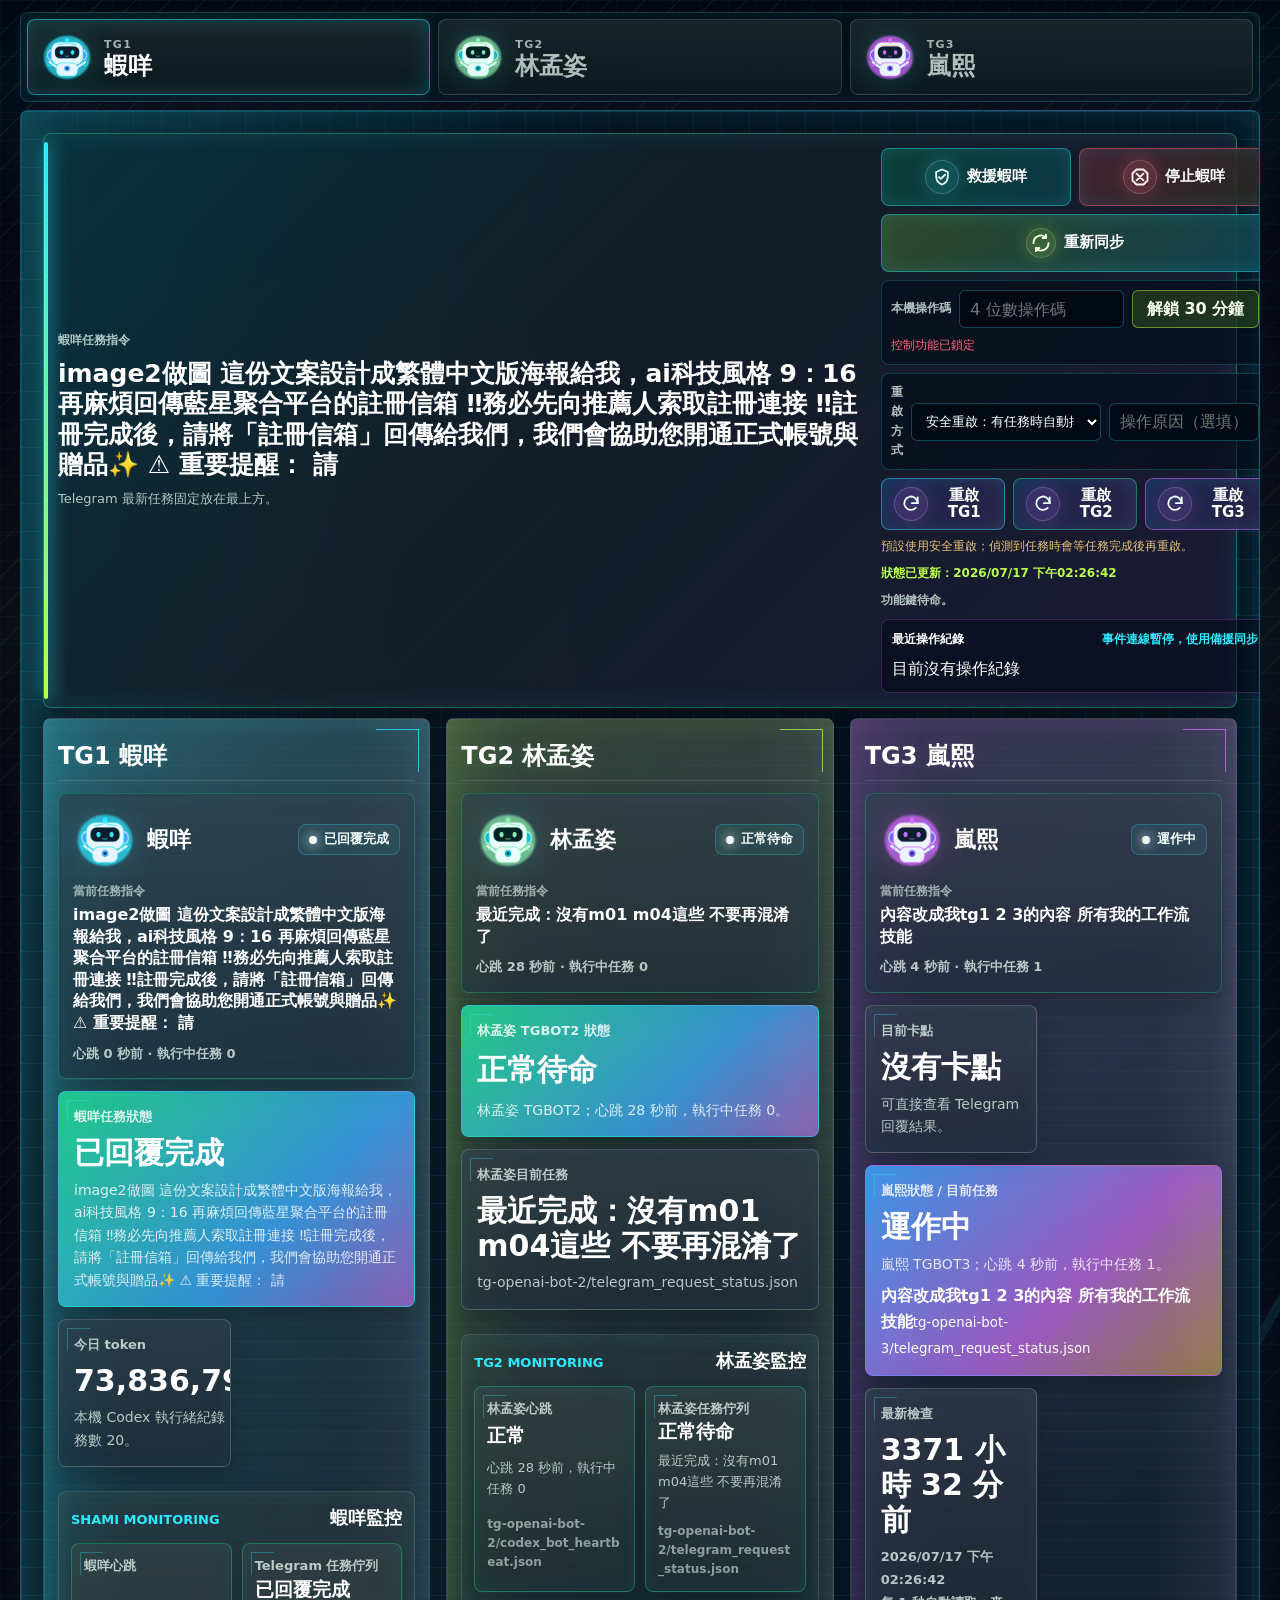
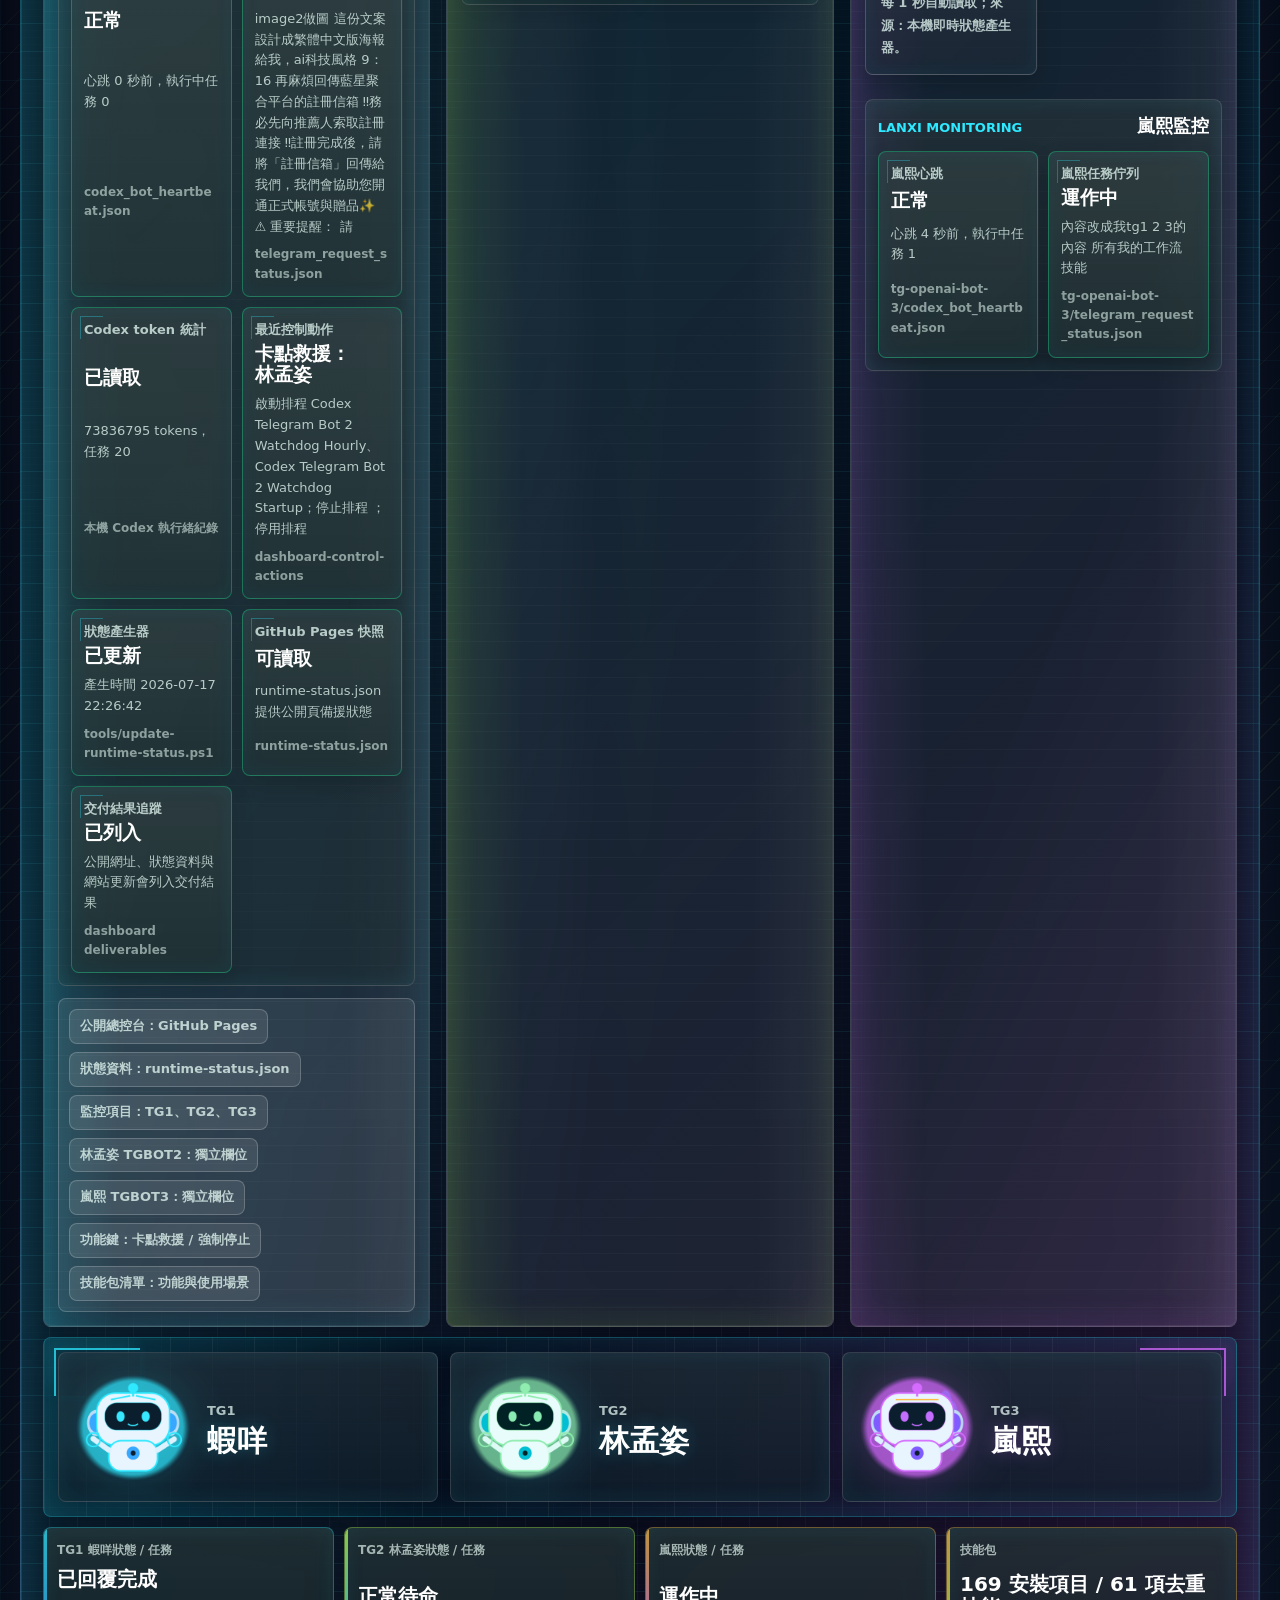
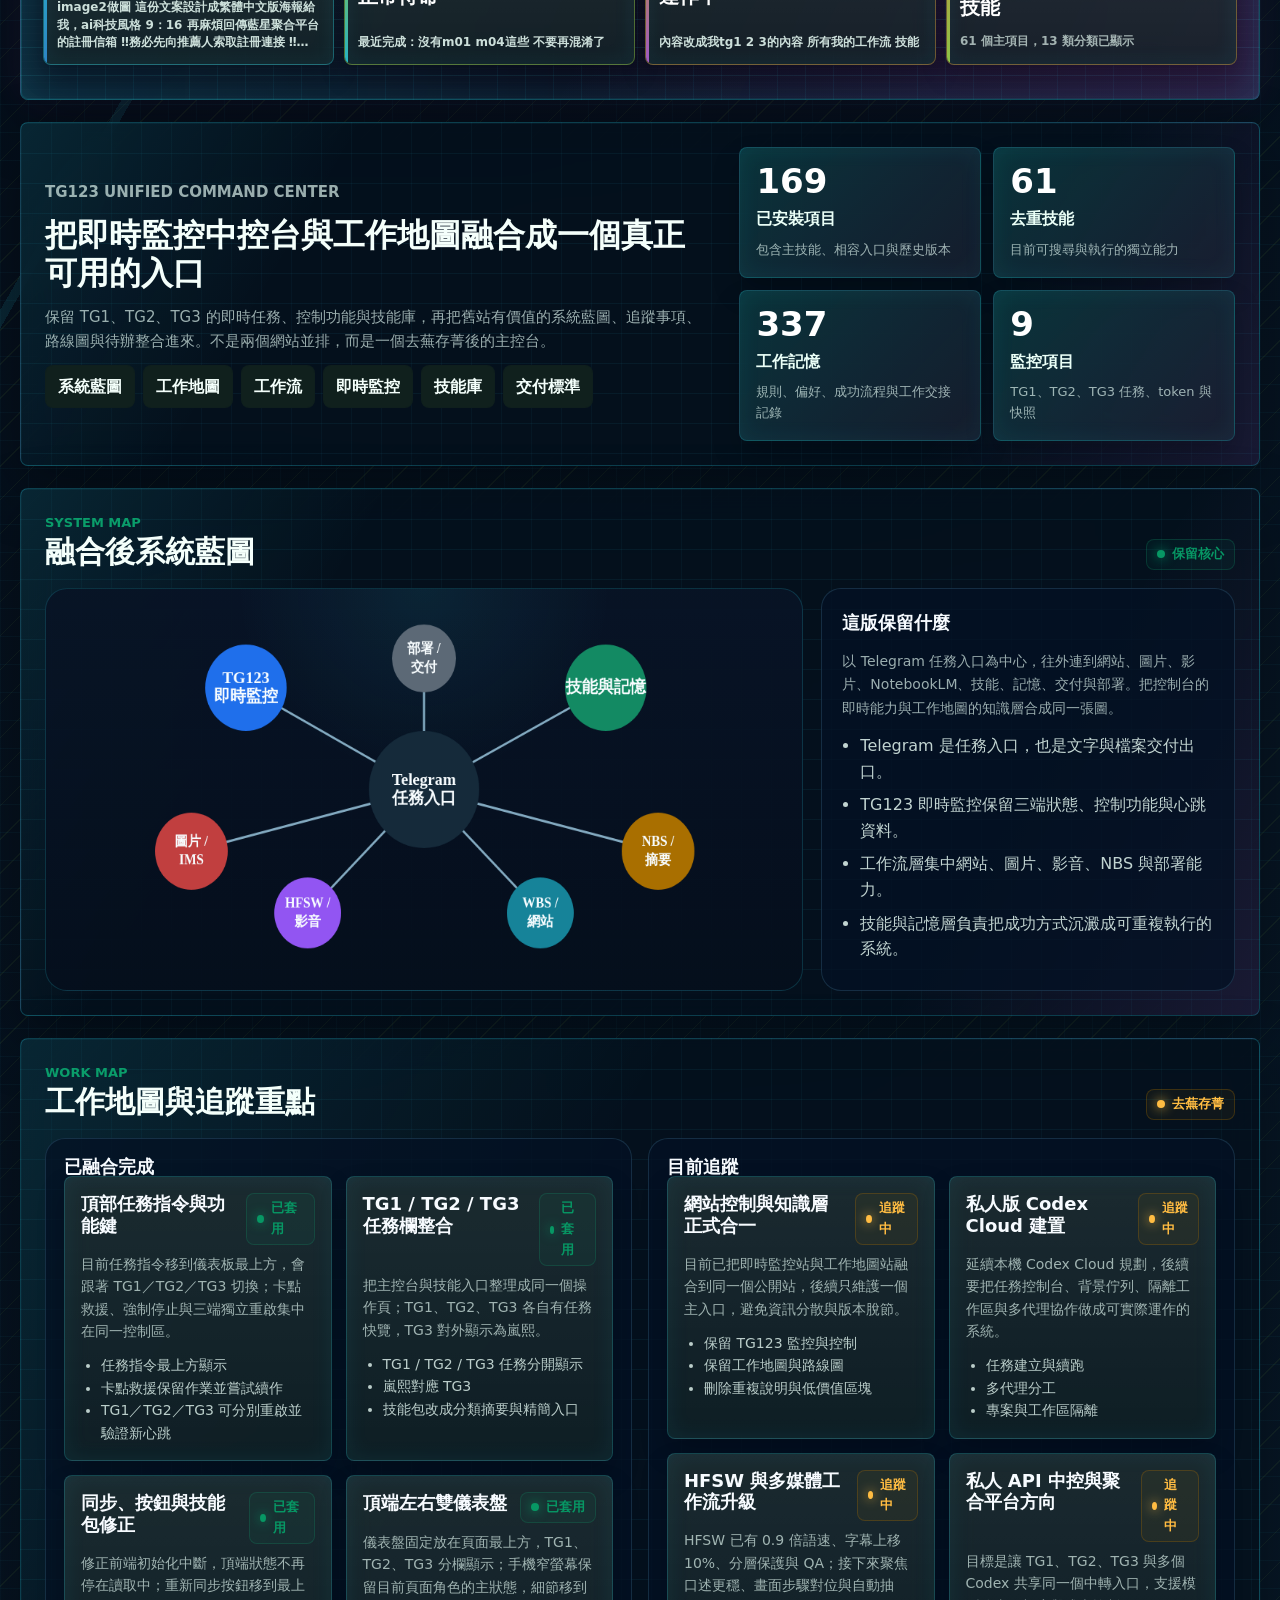
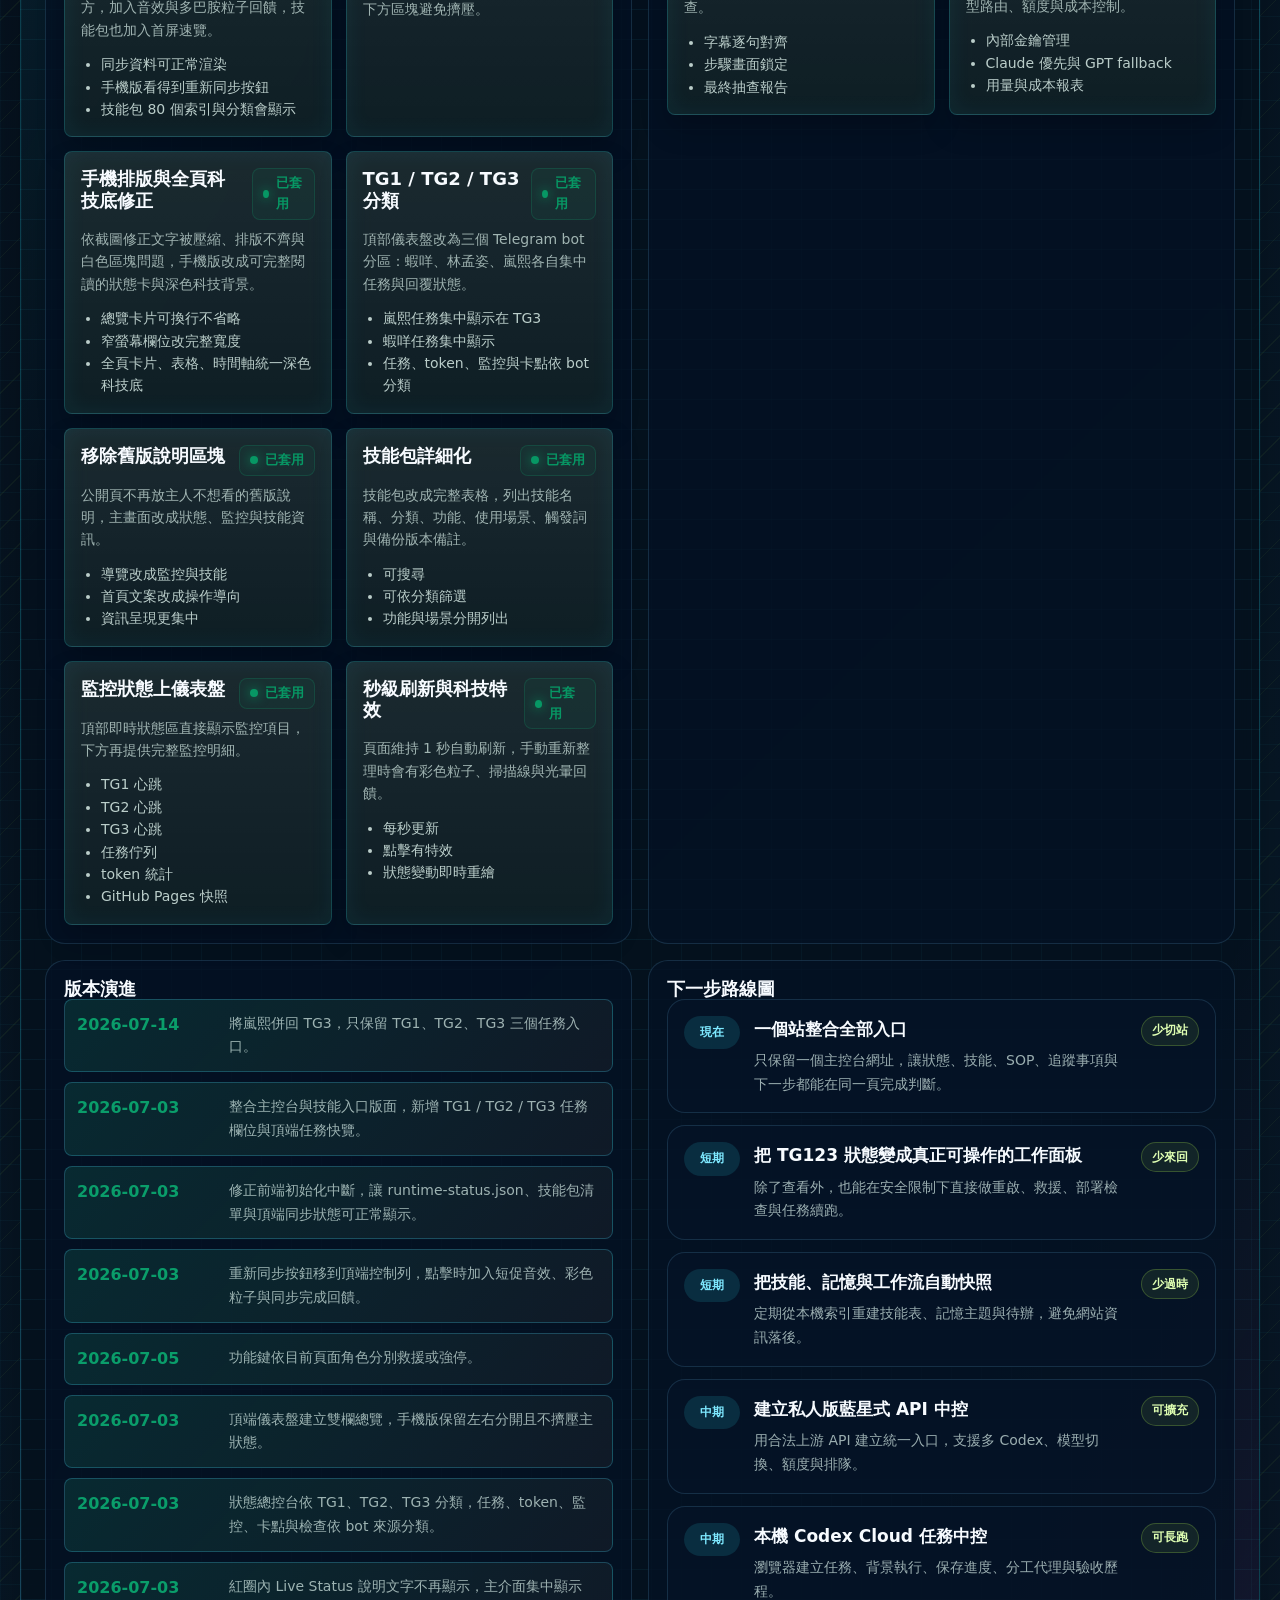
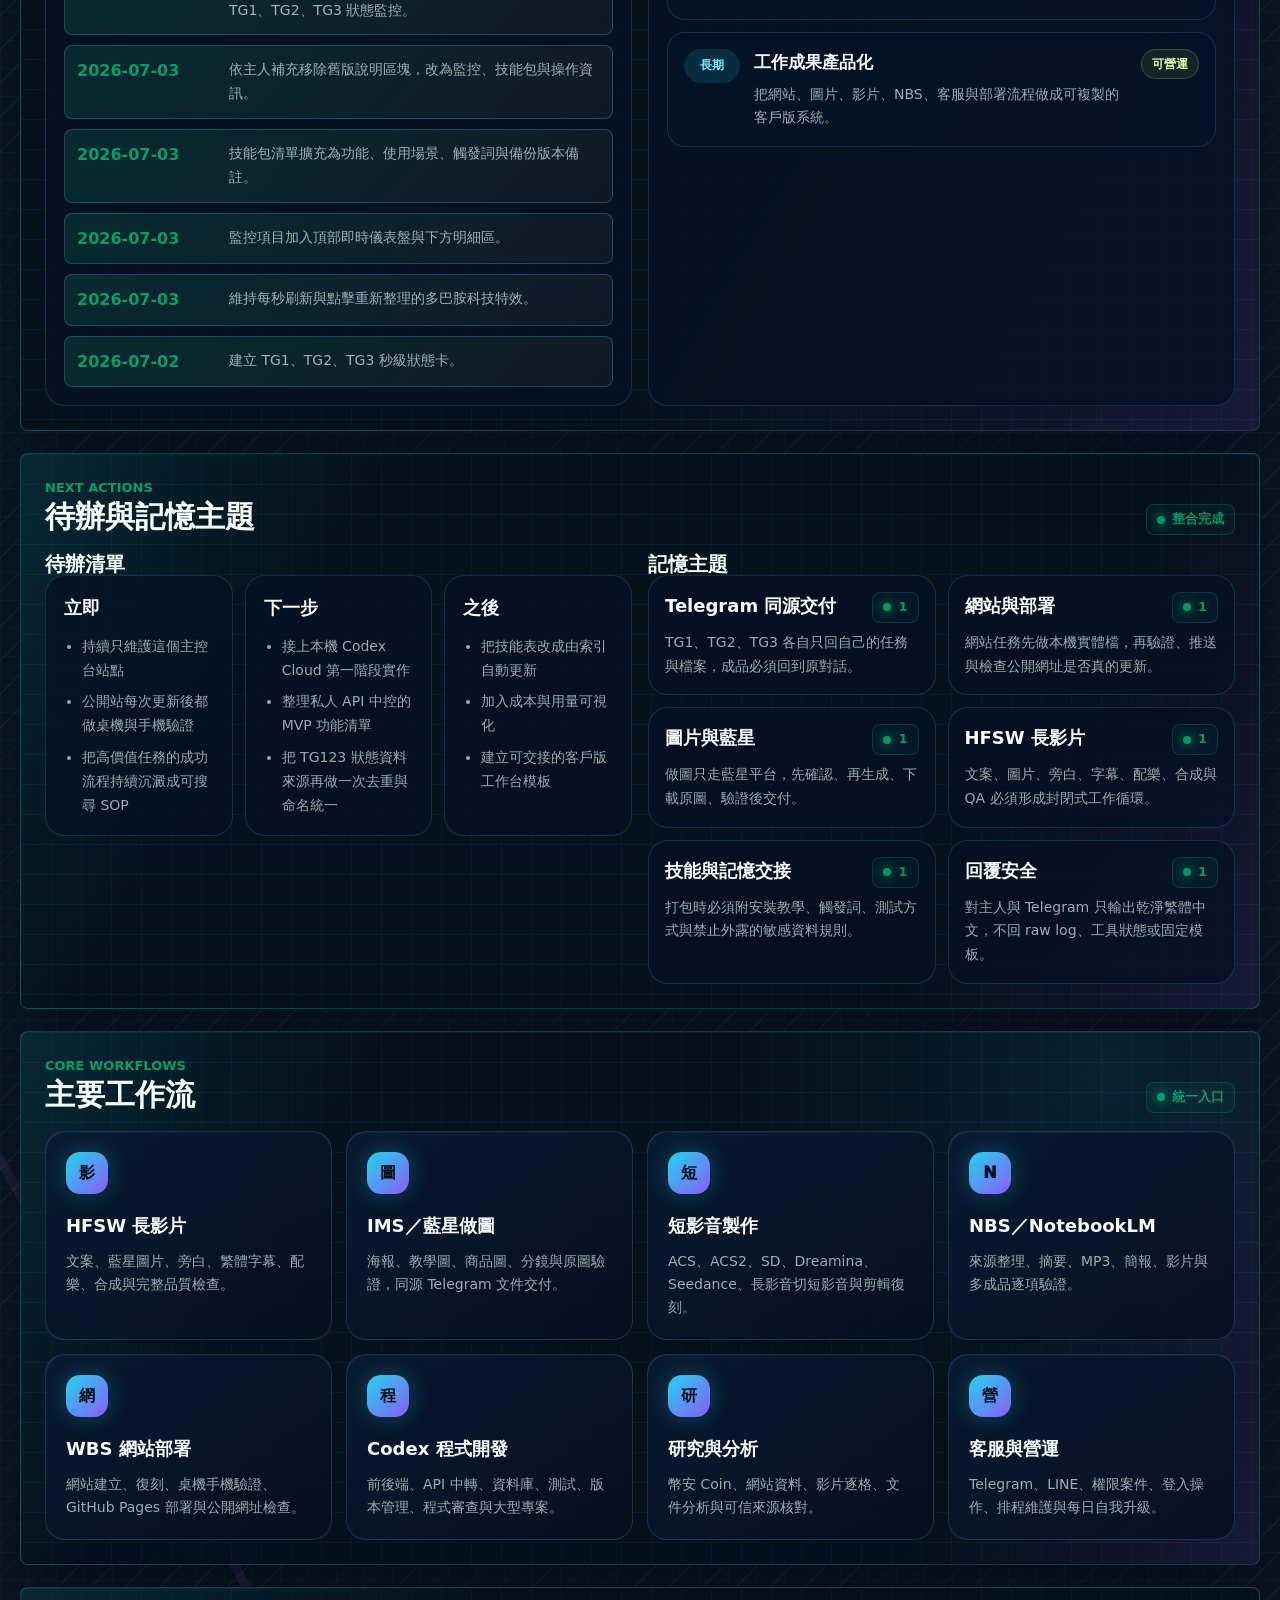
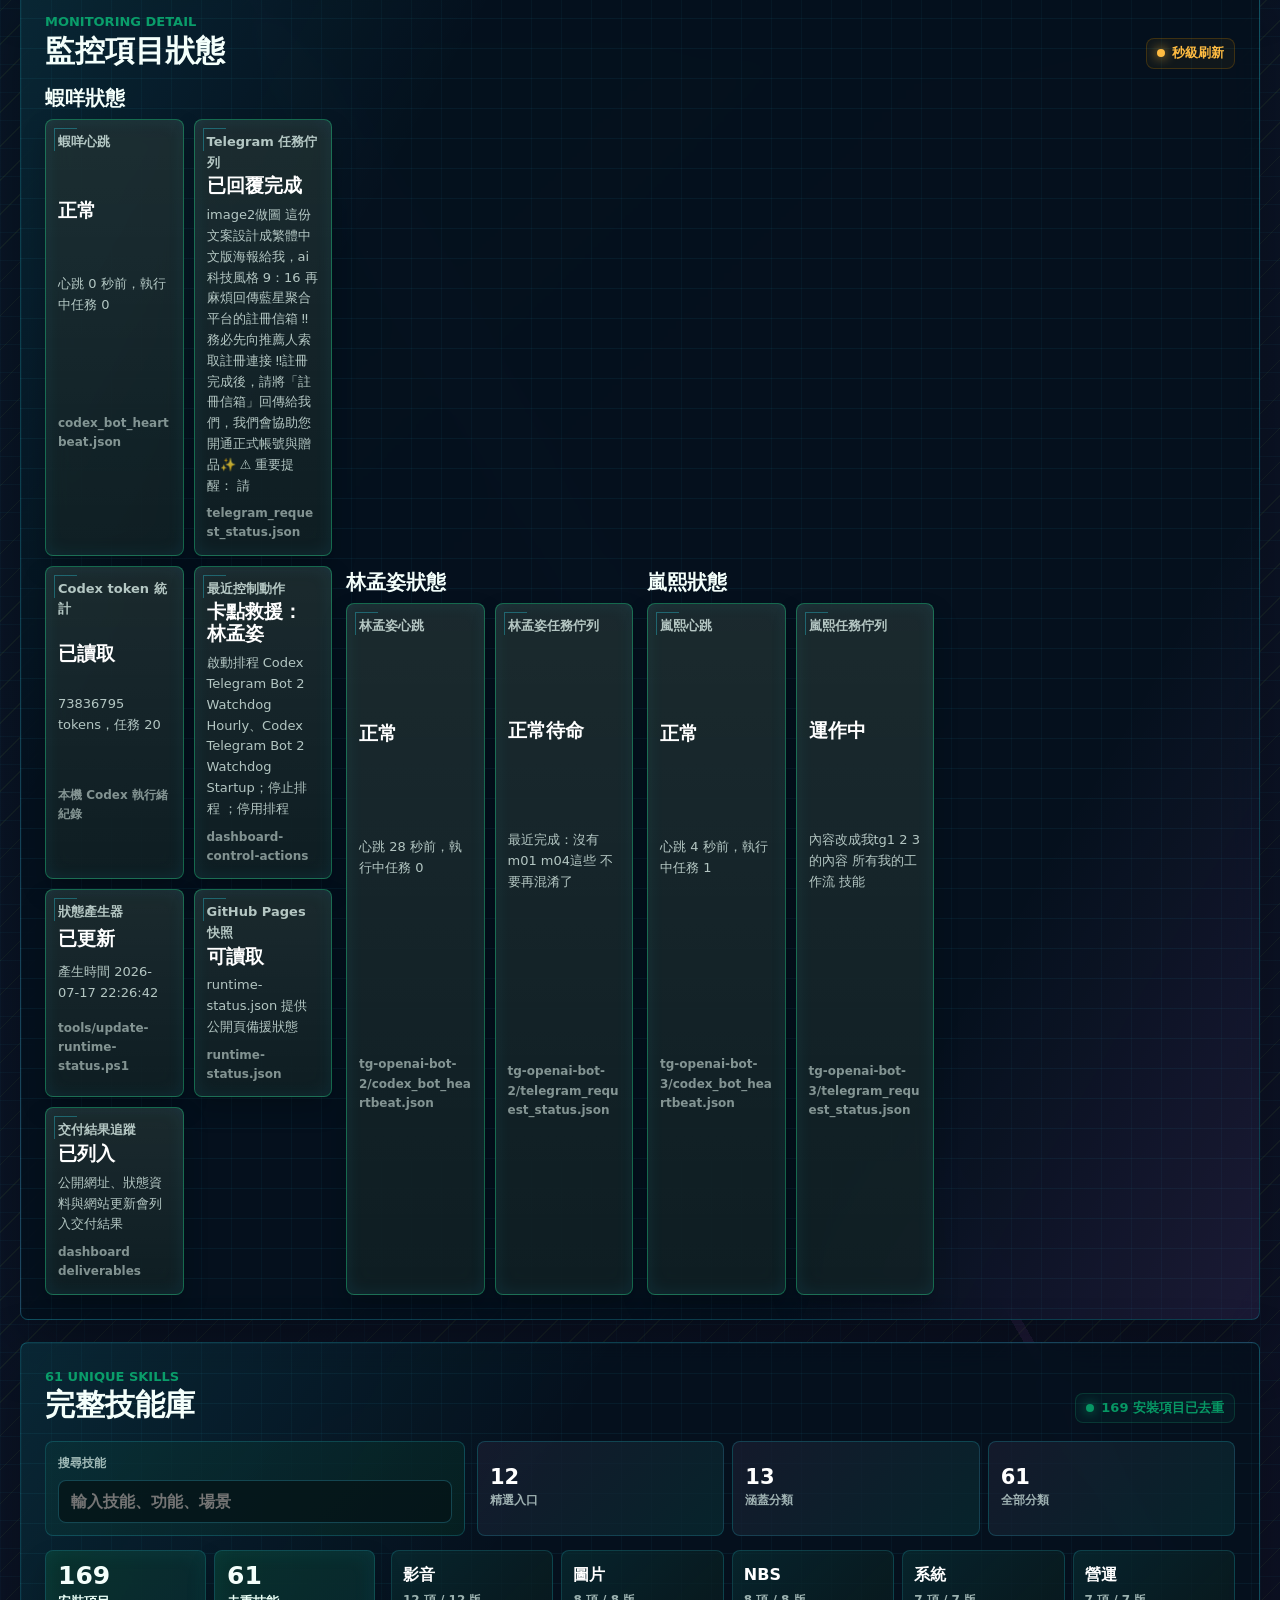
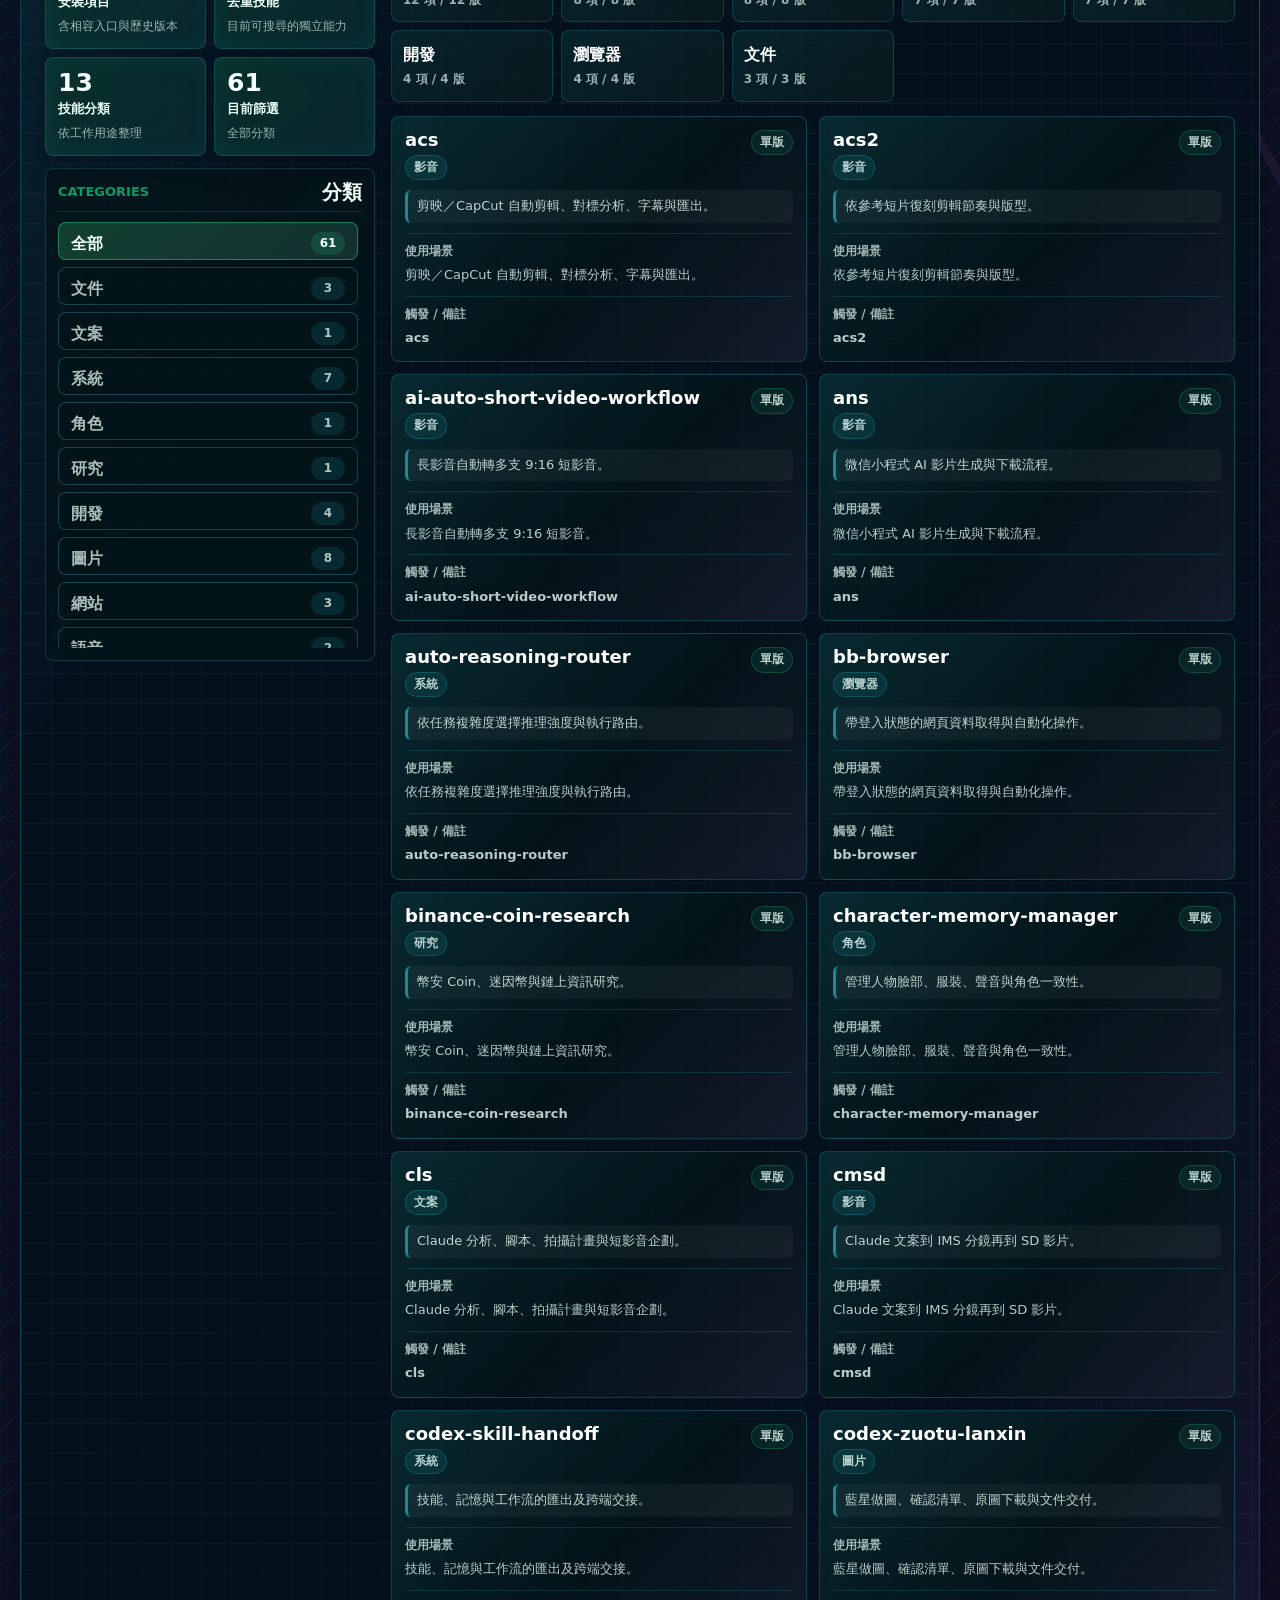
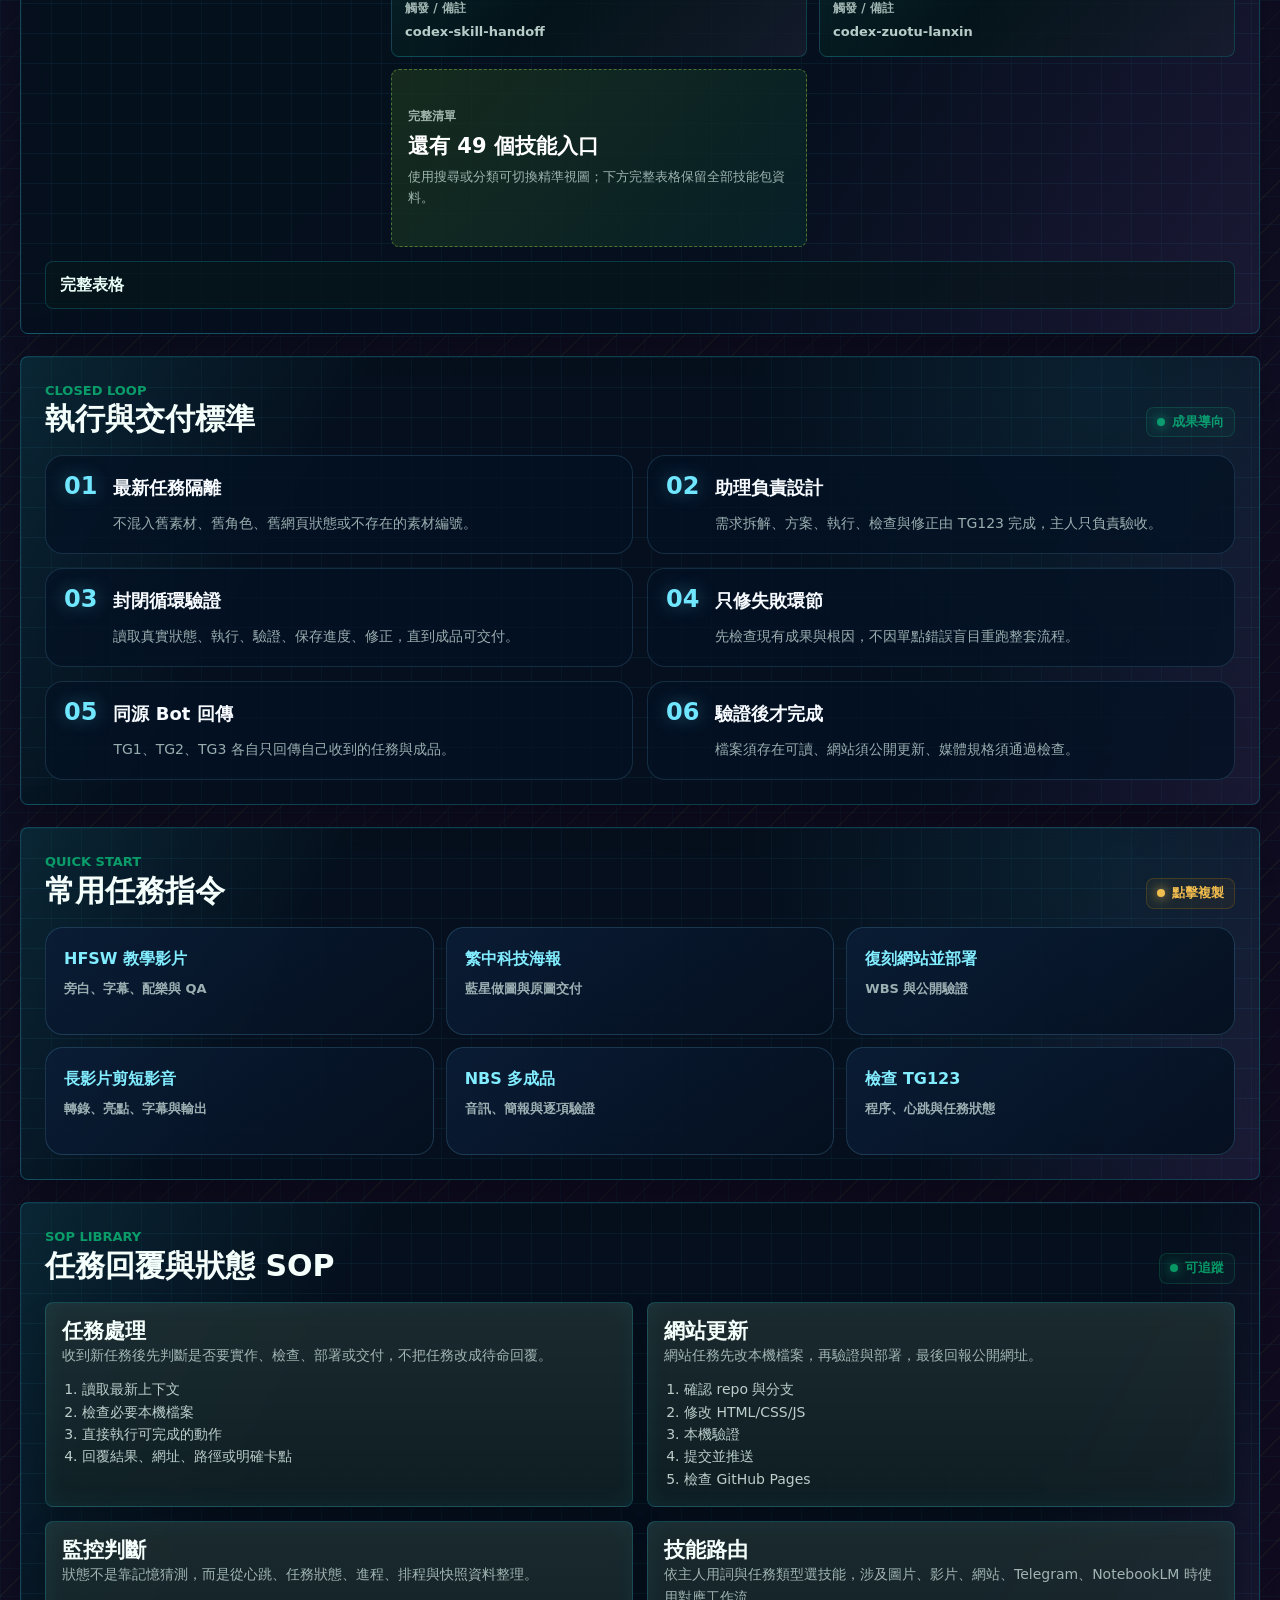
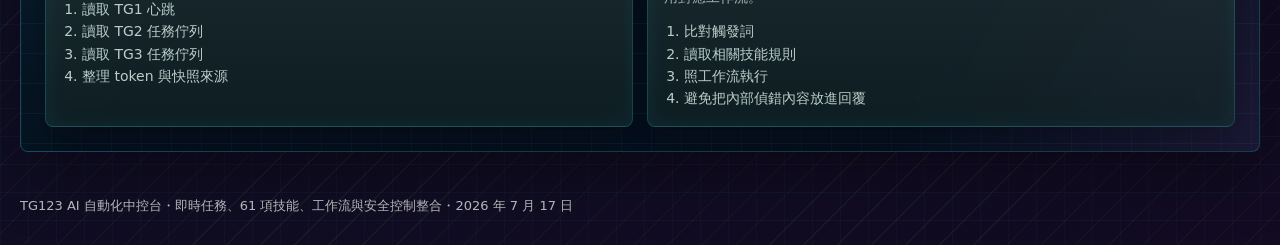
<file: index.html>
﻿<!doctype html>
<html lang="zh-Hant">
<head>
  <meta charset="utf-8">
  <meta name="viewport" content="width=device-width, initial-scale=1">
  <meta name="theme-color" content="#071223">
  <meta name="mobile-web-app-capable" content="yes">
  <meta name="apple-mobile-web-app-capable" content="yes">
  <meta name="apple-mobile-web-app-status-bar-style" content="black-translucent">
  <meta name="apple-mobile-web-app-title" content="TG123">
  <meta name="description" content="TG1、TG2、TG3 即時任務、工作流、技能與安全控制整合中控台">
  <title>TG123 AI 自動化中控台｜任務・工作流・技能</title>
  <link rel="manifest" href="manifest.webmanifest?v=20260718-pwa-install">
  <link rel="icon" type="image/png" href="assets/lanxi-avatar.png">
  <link rel="apple-touch-icon" href="assets/lanxi-avatar.png">
  <link rel="stylesheet" href="styles.css?v=20260718-pwa-install">
</head>
<body data-agent-view="shami">
  <div class="agent-view-switch page-agent-switch" role="tablist" aria-label="蝦咩、林孟姿與嵐熙切換">
    <button type="button" class="active" data-agent-view-button="shami" role="tab" aria-selected="true" aria-pressed="true">
      <img src="assets/shami-avatar.png" alt="" aria-hidden="true">
      <small>TG1</small>
      <b>蝦咩</b>
    </button>
    <button type="button" data-agent-view-button="mengzi" role="tab" aria-selected="false" aria-pressed="false">
      <img src="assets/mengzi-avatar.png" alt="" aria-hidden="true">
      <small>TG2</small>
      <b>林孟姿</b>
    </button>
    <button type="button" data-agent-view-button="tg3" role="tab" aria-selected="false" aria-pressed="false">
      <img src="assets/lanxi-avatar.png" alt="" aria-hidden="true">
      <small>TG3</small>
      <b>嵐熙</b>
    </button>
  </div>
  <main>
    <section class="status-dashboard" id="status-dashboard" aria-live="polite">
      <span class="state-pill sr-only" id="statePill">讀取中</span>
      <section class="active-task-banner" aria-labelledby="activeTaskScope">
        <div class="active-task-copy">
          <span id="activeTaskScope">蝦咩任務指令</span>
          <strong id="activeTaskText">--</strong>
          <p id="activeTaskDetail">Telegram 最新任務會固定放在最上方。</p>
        </div>
        <div class="task-control-panel" aria-label="任務功能鍵">
          <div class="task-control-buttons">
            <button type="button" class="control-button rescue-button" data-dashboard-action="rescue" title="嘗試恢復卡點並保留目前作業">
              <span class="control-icon" aria-hidden="true">
                <svg viewBox="0 0 24 24" focusable="false">
                  <path d="M12 3l7 3v5c0 4.7-2.9 8.4-7 10-4.1-1.6-7-5.3-7-10V6l7-3z"></path>
                  <path d="M8.4 12.1l2.2 2.2 5-5"></path>
                </svg>
              </span><b>救援蝦咩</b>
            </button>
            <button type="button" class="control-button stop-button" data-dashboard-action="force-stop" title="依目前頁面角色強制停止任務">
              <span class="control-icon" aria-hidden="true">
                <svg viewBox="0 0 24 24" focusable="false">
                  <path d="M7.8 3h8.4L21 7.8v8.4L16.2 21H7.8L3 16.2V7.8L7.8 3z"></path>
                  <path d="M8 8l8 8M16 8l-8 8"></path>
                </svg>
              </span><b>停止蝦咩</b>
            </button>
            <button type="button" id="refreshStatus" class="control-button sync-control-button" aria-describedby="refreshFeedback" title="立即同步本機即時狀態">
              <span class="refresh-icon" aria-hidden="true">
                <svg viewBox="0 0 24 24" focusable="false">
                  <path d="M21 12a9 9 0 0 1-15.3 6.4"></path>
                  <path d="M3 12A9 9 0 0 1 18.3 5.6"></path>
                  <path d="M18 2v4h-4"></path>
                  <path d="M6 22v-4h4"></path>
                </svg>
              </span>
              <b class="refresh-label">重新同步</b>
              <div class="effect-layer" id="refreshEffectLayer" aria-hidden="true"></div>
            </button>
          </div>
          <div class="control-security" aria-label="控制功能驗證">
            <label for="controlCode">本機操作碼</label>
            <input id="controlCode" type="password" inputmode="numeric" maxlength="4" autocomplete="one-time-code" placeholder="4 位數操作碼">
            <button type="button" id="unlockControls" class="control-unlock-button">解鎖 30 分鐘</button>
            <span id="controlLockStatus" data-state="locked">控制功能已鎖定</span>
          </div>
          <div class="restart-options">
            <label for="restartMode">重啟方式</label>
            <select id="restartMode">
              <option value="safe">安全重啟：有任務時自動排隊</option>
              <option value="force">立即重啟：中斷目前任務</option>
            </select>
            <input id="actionReason" type="text" maxlength="120" placeholder="操作原因（選填）">
          </div>
          <div class="bot-restart-grid" aria-label="TG1、TG2、TG3 獨立重啟">
            <button type="button" class="control-button restart-button shami-restart-button" data-dashboard-action="restart" data-action-target="shami" title="只重啟 TG1 蝦咩，不影響 TG2 與 TG3"><span class="control-icon" aria-hidden="true"><svg viewBox="0 0 24 24" focusable="false"><path d="M20 11a8 8 0 1 0-2.3 5.7"></path><path d="M20 4v7h-7"></path></svg></span><b>重啟 TG1</b></button>
            <button type="button" class="control-button restart-button mengzi-restart-button" data-dashboard-action="restart" data-action-target="mengzi" title="只重啟 TG2 林孟姿，不影響 TG1 與 TG3"><span class="control-icon" aria-hidden="true"><svg viewBox="0 0 24 24" focusable="false"><path d="M20 11a8 8 0 1 0-2.3 5.7"></path><path d="M20 4v7h-7"></path></svg></span><b>重啟 TG2</b></button>
            <button type="button" class="control-button restart-button tg3-restart-button" data-dashboard-action="restart" data-action-target="tg3" title="只重啟 TG3 嵐熙，不影響 TG1 與 TG2"><span class="control-icon" aria-hidden="true"><svg viewBox="0 0 24 24" focusable="false"><path d="M20 11a8 8 0 1 0-2.3 5.7"></path><path d="M20 4v7h-7"></path></svg></span><b>重啟 TG3</b></button>
          </div>
          <small class="restart-warning">預設使用安全重啟；偵測到任務時會等任務完成後再重啟。</small>
          <small class="refresh-feedback" id="refreshFeedback">即時事件同步連線中。</small>
          <small class="action-feedback" id="actionFeedback" aria-live="polite">功能鍵待命。</small>
          <div class="action-history-panel">
            <div><b>最近操作紀錄</b><span id="eventSyncStatus">事件同步準備中</span></div>
            <div id="actionHistoryList" class="action-history-list"><span>目前沒有操作紀錄</span></div>
          </div>
        </div>
      </section>
      <div class="assistant-stage" aria-label="蝦咩、林孟姿與嵐熙助手圖片">
        <article class="assistant-portrait shami-portrait">
          <img src="assets/shami-avatar.png" alt="蝦咩 AI 助手圖片">
        <div><span>TG1</span><b>蝦咩</b></div>
      </article>
        <article class="assistant-portrait mengzi-portrait">
        <img src="assets/mengzi-avatar.png" alt="TG2 AI assistant avatar">
        <div><span>TG2</span><b>林孟姿</b></div>
      </article>
      <article class="assistant-portrait tg3-portrait">
        <img src="assets/lanxi-avatar.png" alt="嵐熙 AI 助手圖片">
        <div><span>TG3</span><b>嵐熙</b></div>
      </article>
      </div>

      <div class="command-strip" aria-label="總覽狀態">
        <div class="command-chip shami-chip tg-task-summary-chip"><span>TG1 蝦咩狀態 / 任務</span><b id="chipShamiStatus">讀取中</b><small id="chipCurrentTask">同步中</small></div>
        <div class="command-chip mengzi-chip tg-task-summary-chip"><span>TG2 林孟姿狀態 / 任務</span><b id="chipMengziStatus">讀取中</b><small id="chipMengziTask">同步中</small></div>
        <div class="command-chip tg3-chip tg3-merged-chip"><span>嵐熙狀態 / 任務</span><b id="chipTg3Status">讀取中</b><small id="chipTg3Task">同步中</small></div>
        <div class="command-chip skill-chip"><span>技能包</span><b id="chipSkillStatus">80 個已載入</b><small id="chipSkillDetail">等待清單渲染</small></div>
      </div>

      <div class="ai-metrics">
        <article class="energy-ring-card">
          <div class="energy-ring" id="energyRing" style="--energy: 72"><span id="energyValue">72%</span></div>
          <div><span>系統活躍度</span><b id="energyLabel">穩定運作</b><p>依 TG1、TG2、TG3 任務心跳與資料來源綜合估算。</p></div>
        </article>
        <article class="micro-panel"><span>資訊層級</span><b>重點優先</b><p>主要狀態放大，技術細節保留在監控明細。</p></article>
      </div>

      <div class="signal-ribbon" aria-hidden="true"><span></span><span></span><span></span><span></span><span></span></div>

      <div class="dashboard-live-layout">
        <section class="agent-status-column shami-column" aria-labelledby="shamiColumnTitle">
          <div class="column-heading"><h3 id="shamiColumnTitle">TG1 蝦咩</h3></div>
          <div class="agent-slot" id="shamiAgent"></div>
          <div class="dashboard-grid actor-grid">
            <article class="status-card primary-status"><span>蝦咩任務狀態</span><strong id="statusLabel">讀取中</strong><p id="statusHeadline">正在讀取本機即時狀態。</p></article>
            <article class="status-card"><span>今日 token</span><strong id="todayTokens">--</strong><p id="tokenSource">等待統計來源。</p></article>
          </div>
          <div class="monitor-panel">
            <div class="monitor-panel-head"><p class="eyebrow">Shami Monitoring</p><h3>蝦咩監控</h3></div>
            <div class="monitor-grid compact actor-monitor-grid" id="shamiMonitorGrid"></div>
          </div>
          <div class="dashboard-footer column-footer"><div class="mini-list" id="deliverableList"></div></div>
        </section>

        <section class="agent-status-column mengzi-column" aria-labelledby="mengziColumnTitle">
          <div class="column-heading"><h3 id="mengziColumnTitle">TG2 林孟姿</h3></div>
          <div class="agent-slot" id="mengziAgent"></div>
          <div class="dashboard-grid actor-grid">
            <article class="status-card primary-status mengzi-primary-status"><span>林孟姿 TGBOT2 狀態</span><strong id="tgbot2StatusLabel">讀取中</strong><p id="tgbot2StatusDetail">正在讀取 TG2 / 林孟姿 bot 狀態。</p></article>
            <article class="status-card task-status-card"><span>林孟姿目前任務</span><strong id="tgbot2TaskText">同步中</strong><p id="tgbot2TaskSource">等待 TG2 任務來源。</p></article>
          </div>
          <div class="monitor-panel">
            <div class="monitor-panel-head"><p class="eyebrow">TG2 Monitoring</p><h3>林孟姿監控</h3></div>
            <div class="monitor-grid compact actor-monitor-grid" id="mengziMonitorGrid"></div>
          </div>
        </section>

        <section class="agent-status-column tg3-column" aria-labelledby="tg3ColumnTitle">
          <div class="column-heading"><h3 id="tg3ColumnTitle">TG3 嵐熙</h3></div>
          <div class="agent-slot" id="tg3Agent"></div>
          <div class="dashboard-grid actor-grid">
            <article class="status-card primary-status tg3-primary-status tg3-merged-status">
              <span>嵐熙狀態 / 目前任務</span>
              <strong id="tgbot3StatusLabel">讀取中</strong>
              <p id="tgbot3StatusDetail">正在讀取嵐熙 bot 狀態。</p>
              <div class="merged-task-line"><b id="tgbot3TaskText">同步中</b><small id="tgbot3TaskSource">等待嵐熙任務來源。</small></div>
            </article>
            <article class="status-card blocker-status"><span>目前卡點</span><strong id="blockerText">讀取中</strong><p id="nextAction">等待同步資料。</p></article>
            <article class="status-card"><span>最新檢查</span><strong id="liveAge">--</strong><p><span id="updatedAt">--</span><br><span id="refreshNote">頁面每秒重新讀取狀態資料。</span></p></article>
          </div>
          <div class="monitor-panel">
            <div class="monitor-panel-head"><p class="eyebrow">Lanxi Monitoring</p><h3>嵐熙監控</h3></div>
            <div class="monitor-grid compact actor-monitor-grid" id="tg3MonitorGrid"></div>
          </div>
        </section>
      </div>
    </section>

    <section class="overview" id="overview">
      <div class="overview-copy">
        <p class="eyebrow">TG123 Unified Command Center</p>
        <h2>把即時監控中控台與工作地圖融合成一個真正可用的入口</h2>
        <p>保留 TG1、TG2、TG3 的即時任務、控制功能與技能庫，再把舊站有價值的系統藍圖、追蹤事項、路線圖與待辦整合進來。不是兩個網站並排，而是一個去蕪存菁後的主控台。</p>
        <div class="quick-actions" aria-label="主要區塊">
          <a href="#system-map">系統藍圖</a><a href="#progress-map">工作地圖</a><a href="#workflows">工作流</a><a href="#monitoring">即時監控</a><a href="#skills">技能庫</a><a href="#delivery-rules">交付標準</a>
        </div>
      </div>
      <div class="stat-grid" id="statGrid"></div>
    </section>

    <section id="system-map" class="content-section map-section">
      <div class="section-heading">
        <div><p class="eyebrow">System Map</p><h2>融合後系統藍圖</h2></div>
        <span class="status done">保留核心</span>
      </div>
      <div class="map-layout">
        <canvas id="systemMap" width="1040" height="520" aria-label="TG123 工作系統藍圖"></canvas>
        <div class="map-notes">
          <h3>這版保留什麼</h3>
          <p>以 Telegram 任務入口為中心，往外連到網站、圖片、影片、NotebookLM、技能、記憶、交付與部署。把控制台的即時能力與工作地圖的知識層合成同一張圖。</p>
          <ul id="mapLegend"></ul>
        </div>
      </div>
    </section>

    <section id="progress-map" class="content-section">
      <div class="section-heading">
        <div><p class="eyebrow">Work Map</p><h2>工作地圖與追蹤重點</h2></div>
        <span class="status watch">去蕪存菁</span>
      </div>
      <div class="progress-columns">
        <div class="progress-panel">
          <div class="mini-section-title"><h3>已融合完成</h3></div>
          <div class="item-grid" id="completedGrid"></div>
        </div>
        <div class="progress-panel">
          <div class="mini-section-title"><h3>目前追蹤</h3></div>
          <div class="item-grid" id="focusGrid"></div>
        </div>
      </div>
      <div class="progress-columns secondary-progress-columns">
        <div class="progress-panel">
          <div class="mini-section-title"><h3>版本演進</h3></div>
          <div class="timeline" id="timelineList"></div>
        </div>
        <div class="progress-panel">
          <div class="mini-section-title"><h3>下一步路線圖</h3></div>
          <div class="roadmap-list" id="roadmapList"></div>
        </div>
      </div>
    </section>

    <section id="todo-board" class="content-section">
      <div class="section-heading">
        <div><p class="eyebrow">Next Actions</p><h2>待辦與記憶主題</h2></div>
        <span class="status done">整合完成</span>
      </div>
      <div class="todo-memory-layout">
        <div>
          <div class="mini-section-title"><h3>待辦清單</h3></div>
          <div class="todo-board" id="todoBoard"></div>
        </div>
        <div>
          <div class="mini-section-title"><h3>記憶主題</h3></div>
          <div class="memory-grid" id="memoryGrid"></div>
        </div>
      </div>
    </section>

    <section id="workflows" class="content-section merged-section">
      <div class="section-heading"><div><p class="eyebrow">Core Workflows</p><h2>主要工作流</h2></div><span class="status done">統一入口</span></div>
      <div class="workflow-grid">
        <article><span>影</span><h3>HFSW 長影片</h3><p>文案、藍星圖片、旁白、繁體字幕、配樂、合成與完整品質檢查。</p></article>
        <article><span>圖</span><h3>IMS／藍星做圖</h3><p>海報、教學圖、商品圖、分鏡與原圖驗證，同源 Telegram 文件交付。</p></article>
        <article><span>短</span><h3>短影音製作</h3><p>ACS、ACS2、SD、Dreamina、Seedance、長影音切短影音與剪輯復刻。</p></article>
        <article><span>N</span><h3>NBS／NotebookLM</h3><p>來源整理、摘要、MP3、簡報、影片與多成品逐項驗證。</p></article>
        <article><span>網</span><h3>WBS 網站部署</h3><p>網站建立、復刻、桌機手機驗證、GitHub Pages 部署與公開網址檢查。</p></article>
        <article><span>程</span><h3>Codex 程式開發</h3><p>前後端、API 中轉、資料庫、測試、版本管理、程式審查與大型專案。</p></article>
        <article><span>研</span><h3>研究與分析</h3><p>幣安 Coin、網站資料、影片逐格、文件分析與可信來源核對。</p></article>
        <article><span>營</span><h3>客服與營運</h3><p>Telegram、LINE、權限案件、登入操作、排程維護與每日自我升級。</p></article>
      </div>
    </section>
    <section id="monitoring" class="content-section">
      <div class="section-heading"><div><p class="eyebrow">Monitoring Detail</p><h2>監控項目狀態</h2></div><span class="status watch">秒級刷新</span></div>
      <div class="monitor-section-columns">
        <section class="monitor-section-column shami-monitor-section"><div class="mini-section-title"><h3>蝦咩狀態</h3></div><div class="monitor-grid detail" id="shamiMonitorSectionGrid"></div></section>
        <section class="monitor-section-column mengzi-monitor-section"><div class="mini-section-title"><h3>林孟姿狀態</h3></div><div class="monitor-grid detail" id="mengziMonitorSectionGrid"></div></section>
        <section class="monitor-section-column tg3-monitor-section"><div class="mini-section-title"><h3>嵐熙狀態</h3></div><div class="monitor-grid detail" id="tg3MonitorSectionGrid"></div></section>
      </div>
    </section>

    <section id="skills" class="content-section skill-section">
      <div class="section-heading"><div><p class="eyebrow">61 Unique Skills</p><h2>完整技能庫</h2></div><span class="status done">169 安裝項目已去重</span></div>
      <div class="skill-control-bar">
        <label class="skill-search-field" for="skillSearch">
          <span>搜尋技能</span>
          <input id="skillSearch" type="search" placeholder="輸入技能、功能、場景">
        </label>
        <div class="skill-view-meta" id="skillViewMeta"></div>
      </div>
      <div class="skill-layout">
        <aside class="skill-sidebar" aria-label="技能包分類與統計">
          <div class="skill-summary" id="skillSummary"></div>
          <div class="skill-filter-panel">
            <div class="mini-section-title"><p class="eyebrow">Categories</p><h3>分類</h3></div>
            <div class="skill-filters" id="skillFilters"></div>
          </div>
        </aside>
        <div class="skill-main">
          <div class="skill-group-overview" id="skillGroupOverview"></div>
          <div class="skill-card-grid" id="skillCards"></div>
          <div class="skill-empty" id="skillEmpty">沒有符合的技能包</div>
        </div>
      </div>
      <details class="skill-table-disclosure">
        <summary>完整表格</summary>
        <div class="table-shell"><table><thead><tr><th>技能包</th><th>分類</th><th>功能</th><th>使用場景</th><th>觸發 / 備註</th></tr></thead><tbody id="skillTable"></tbody></table></div>
      </details>
    </section>


    <section id="delivery-rules" class="content-section merged-section">
      <div class="section-heading"><div><p class="eyebrow">Closed Loop</p><h2>執行與交付標準</h2></div><span class="status done">成果導向</span></div>
      <div class="rule-grid">
        <article><b>01</b><div><h3>最新任務隔離</h3><p>不混入舊素材、舊角色、舊網頁狀態或不存在的素材編號。</p></div></article>
        <article><b>02</b><div><h3>助理負責設計</h3><p>需求拆解、方案、執行、檢查與修正由 TG123 完成，主人只負責驗收。</p></div></article>
        <article><b>03</b><div><h3>封閉循環驗證</h3><p>讀取真實狀態、執行、驗證、保存進度、修正，直到成品可交付。</p></div></article>
        <article><b>04</b><div><h3>只修失敗環節</h3><p>先檢查現有成果與根因，不因單點錯誤盲目重跑整套流程。</p></div></article>
        <article><b>05</b><div><h3>同源 Bot 回傳</h3><p>TG1、TG2、TG3 各自只回傳自己收到的任務與成品。</p></div></article>
        <article><b>06</b><div><h3>驗證後才完成</h3><p>檔案須存在可讀、網站須公開更新、媒體規格須通過檢查。</p></div></article>
      </div>
    </section>

    <section id="quick-commands" class="content-section merged-section">
      <div class="section-heading"><div><p class="eyebrow">Quick Start</p><h2>常用任務指令</h2></div><span class="status watch">點擊複製</span></div>
      <div class="command-grid">
        <button data-copy="hfsw 製作 5 分鐘 9:16 繁體中文教學影片，完成後回傳成品"><code>HFSW 教學影片</code><span>旁白、字幕、配樂與 QA</span></button>
        <button data-copy="把這份文案做成 9:16 繁體中文科技海報"><code>繁中科技海報</code><span>藍星做圖與原圖交付</span></button>
        <button data-copy="把這個網站完整復刻並公開部署，桌機手機都要驗證"><code>復刻網站並部署</code><span>WBS 與公開驗證</span></button>
        <button data-copy="把這支長影片剪成 3 支 9:16 短影音"><code>長影片剪短影音</code><span>轉錄、亮點、字幕與輸出</span></button>
        <button data-copy="用 NBS 把這份資料做成摘要、MP3 音訊與簡報"><code>NBS 多成品</code><span>音訊、簡報與逐項驗證</span></button>
        <button data-copy="檢查 TG1、TG2、TG3 的真實狀態並修復異常"><code>檢查 TG123</code><span>程序、心跳與任務狀態</span></button>
      </div>
    </section>
    <section id="sop-library" class="content-section">
      <div class="section-heading"><div><p class="eyebrow">SOP Library</p><h2>任務回覆與狀態 SOP</h2></div><span class="status done">可追蹤</span></div>
      <div class="sop-grid" id="sopGrid"></div>
    </section>
  </main>

  <button type="button" class="app-install-fab" id="appInstallFab" hidden aria-haspopup="dialog">
    <span aria-hidden="true">&darr;</span>
    &#23433;&#35037; App
  </button>

  <div class="app-install-overlay" id="appInstallOverlay" hidden>
    <section class="app-install-dialog" role="dialog" aria-modal="true" aria-labelledby="appInstallTitle" aria-describedby="appInstallDescription">
      <button type="button" class="app-install-close" id="appInstallClose" aria-label="&#38364;&#38281;&#23433;&#35037;&#25552;&#31034;">&times;</button>
      <div class="app-install-brand" aria-hidden="true"><img src="assets/lanxi-avatar.png" alt=""></div>
      <p class="eyebrow">TG123 App</p>
      <h2 id="appInstallTitle">&#23433;&#35037;&#21040;&#25163;&#27231;&#25110;&#38651;&#33126;</h2>
      <p id="appInstallDescription">&#23433;&#35037;&#24460;&#21487;&#24478;&#26700;&#38754;&#30452;&#25509;&#38283;&#21855;&#65292;&#20351;&#29992;&#20840;&#34722;&#24149;&#20013;&#25511;&#21488;&#65292;&#19981;&#24517;&#27599;&#27425;&#37325;&#26032;&#36664;&#20837;&#32178;&#22336;&#12290;</p>
      <div class="app-install-benefits" aria-label="&#23433;&#35037;&#20778;&#40670;"><span>&#26700;&#38754;&#22294;&#31034;</span><span>&#29544;&#31435;&#35222;&#31383;</span><span>&#24555;&#36895;&#38283;&#21855;</span></div>
      <div class="ios-install-guide" id="iosInstallGuide" hidden>
        <b>iPhone&#65295;iPad &#23433;&#35037;&#26041;&#24335;</b>
        <ol><li>&#40670;&#25802; Safari &#19979;&#26041;&#30340;&#12300;&#20998;&#20139;&#12301;&#25353;&#37397;&#12290;</li><li>&#36984;&#25799;&#12300;&#21152;&#20837;&#20027;&#30059;&#38754;&#12301;&#12290;</li><li>&#40670;&#25802;&#21491;&#19978;&#35282;&#12300;&#26032;&#22686;&#12301;&#12290;</li></ol>
      </div>
      <div class="app-install-actions">
        <button type="button" class="app-install-primary" id="appInstallConfirm">&#31435;&#21363;&#23433;&#35037;</button>
        <button type="button" class="app-install-secondary" id="appInstallLater">&#31245;&#24460;&#20877;&#35498;</button>
      </div>
      <p class="app-install-note" id="appInstallNote">&#23433;&#35037;&#30001;&#20320;&#30340;&#28687;&#35261;&#22120;&#30906;&#35469;&#65292;&#19981;&#26371;&#21462;&#24471;&#38989;&#22806;&#35037;&#32622;&#27402;&#38480;&#12290;</p>
    </section>
  </div>

  <footer><span>TG123 AI 自動化中控台・即時任務、61 項技能、工作流與安全控制整合・2026 年 7 月 17 日</span></footer>

  <script src="live-status-config.js?v=20260704-180800-control-fix"></script>
  <script src="skills-data.js?v=20260717"></script>
  <script src="app.js?v=20260718-pwa-install"></script>
</body>
</html>
</file>
<file: styles.css>
:root {
  color-scheme: dark;
  --bg: #050913;
  --panel: rgba(4, 17, 29, 0.82);
  --panel-2: rgba(7, 31, 46, 0.78);
  --ink: #f4fffb;
  --muted: rgba(225, 247, 242, 0.68);
  --line: rgba(74, 221, 255, 0.24);
  --green: #21d18b;
  --blue: #38a8ff;
  --amber: #ffbc42;
  --red: #ff647c;
  --violet: #d56bff;
  --cyan: #2ee9ff;
  --lime: #b9ff4f;
  --shadow: 0 22px 60px rgba(0, 0, 0, 0.34);
  --status-bg: #050b16;
  --status-panel: rgba(255, 255, 255, 0.08);
  --status-line: rgba(255, 255, 255, 0.2);
  --status-muted: rgba(235, 255, 248, 0.74);
  --glass: rgba(5, 18, 32, 0.7);
  --glass-strong: rgba(5, 24, 42, 0.84);
  --tech-border: rgba(46, 233, 255, 0.28);
  --tech-border-soft: rgba(255, 255, 255, 0.14);
}

* {
  box-sizing: border-box;
}

html {
  scroll-behavior: smooth;
}

body {
  position: relative;
  min-height: 100vh;
  margin: 0;
  background:
    linear-gradient(120deg, transparent 0 23%, rgba(46, 233, 255, 0.1) 23% 23.12%, transparent 23.12% 100%),
    linear-gradient(240deg, transparent 0 64%, rgba(213, 107, 255, 0.09) 64% 64.12%, transparent 64.12% 100%),
    linear-gradient(rgba(46, 233, 255, 0.04) 1px, transparent 1px),
    linear-gradient(90deg, rgba(46, 233, 255, 0.032) 1px, transparent 1px),
    repeating-linear-gradient(135deg, rgba(185, 255, 79, 0.055) 0 1px, transparent 1px 24px),
    linear-gradient(135deg, #030711 0%, #071827 48%, #120b22 100%);
  background-size: auto, auto, 28px 28px, 28px 28px, auto, auto;
  color: var(--ink);
  font-family: "Microsoft JhengHei", "Noto Sans TC", system-ui, -apple-system, BlinkMacSystemFont, "Segoe UI", sans-serif;
  line-height: 1.6;
}

body,
body.light-mode {
  background-color: #030711;
}

body::before {
  position: fixed;
  inset: 0;
  z-index: 0;
  content: "";
  pointer-events: none;
  background:
    repeating-linear-gradient(90deg, transparent 0 74px, rgba(46, 233, 255, 0.08) 74px 75px, transparent 75px 148px),
    repeating-linear-gradient(0deg, transparent 0 52px, rgba(213, 107, 255, 0.06) 52px 53px, transparent 53px 104px),
    linear-gradient(180deg, rgba(46, 233, 255, 0.12), transparent 28%, rgba(185, 255, 79, 0.06) 70%, transparent);
  opacity: 0.58;
  mask-image: linear-gradient(180deg, transparent 0%, #000 10%, #000 88%, transparent 100%);
}

body::after {
  position: fixed;
  inset: 0;
  z-index: 0;
  content: "";
  pointer-events: none;
  background: repeating-linear-gradient(180deg, rgba(255, 255, 255, 0.035) 0 1px, transparent 1px 9px);
  opacity: 0.22;
}

body > * {
  position: relative;
  z-index: 1;
}

a {
  color: inherit;
  text-decoration: none;
}

button,
input {
  font: inherit;
}

h1,
h2,
h3,
p {
  margin: 0;
}

.topbar,
main,
footer {
  width: min(1240px, calc(100% - 32px));
  margin: 0 auto;
}

.topbar {
  min-height: 96px;
  display: flex;
  align-items: center;
  justify-content: space-between;
  gap: 20px;
  padding: 24px 0 12px;
  color: #f4fffb;
}

.topbar h1 {
  max-width: 780px;
  font-size: 44px;
  line-height: 1.08;
  font-weight: 880;
}

.eyebrow {
  color: #0a9d6a;
  font-size: 13px;
  font-weight: 850;
  letter-spacing: 0;
  text-transform: uppercase;
}

.status-dashboard .eyebrow,
.topbar .eyebrow {
  color: var(--cyan);
}

.topbar-meta {
  display: flex;
  flex-wrap: wrap;
  justify-content: flex-end;
  gap: 8px;
}

.topbar-meta span,
.status,
.state-pill {
  display: inline-flex;
  min-height: 30px;
  align-items: center;
  border: 1px solid var(--line);
  border-radius: 8px;
  padding: 4px 10px;
  background: rgba(7, 27, 30, 0.72);
  color: rgba(235, 255, 248, 0.78);
  font-size: 13px;
  font-weight: 800;
}

.topbar-meta span {
  color: #eafff7;
  border-color: rgba(46, 233, 255, 0.28);
  background: rgba(46, 233, 255, 0.08);
}

main {
  display: grid;
  gap: 22px;
  padding-bottom: 44px;
}

.status-dashboard,
.overview,
.content-section {
  width: 100%;
  min-width: 0;
  border: 1px solid var(--line);
  border-radius: 8px;
  color: var(--ink);
  border-color: rgba(46, 233, 255, 0.22);
  background:
    linear-gradient(120deg, rgba(46, 233, 255, 0.1), transparent 24%, transparent 76%, rgba(213, 107, 255, 0.1)),
    linear-gradient(rgba(46, 233, 255, 0.055) 1px, transparent 1px),
    linear-gradient(90deg, rgba(46, 233, 255, 0.04) 1px, transparent 1px),
    var(--panel);
  background-size: auto, 30px 30px, 30px 30px, auto;
  box-shadow: var(--shadow);
  backdrop-filter: blur(16px);
}

.status-dashboard {
  position: relative;
  isolation: isolate;
  overflow: hidden;
  display: flex;
  flex-direction: column;
  gap: 10px;
  padding: 22px;
  color: #fff;
  border-color: rgba(46, 233, 255, 0.28);
  background:
    linear-gradient(115deg, rgba(46, 233, 255, 0.14), transparent 22%, transparent 74%, rgba(213, 107, 255, 0.14)),
    linear-gradient(rgba(46, 233, 255, 0.08) 1px, transparent 1px),
    linear-gradient(90deg, rgba(46, 233, 255, 0.06) 1px, transparent 1px),
    linear-gradient(135deg, rgba(4, 10, 22, 0.98) 0%, rgba(5, 25, 39, 0.96) 50%, rgba(16, 9, 30, 0.95) 100%),
    var(--status-bg);
  background-size: auto, 28px 28px, 28px 28px, auto, auto;
  box-shadow:
    0 22px 60px rgba(0, 0, 0, 0.34),
    0 0 0 1px rgba(46, 233, 255, 0.08) inset,
    0 0 46px rgba(46, 233, 255, 0.16) inset,
    0 0 38px rgba(213, 107, 255, 0.08);
}

.status-dashboard::before,
.status-dashboard::after {
  position: absolute;
  inset: 0;
  content: "";
  pointer-events: none;
}

.status-dashboard::before {
  background:
    linear-gradient(90deg, transparent, rgba(46, 233, 255, 0.12), transparent),
    linear-gradient(180deg, transparent 0%, rgba(255, 255, 255, 0.04) 50%, transparent 100%);
  opacity: 0.64;
  transform: translateX(-55%);
  animation: radar-sweep 4.8s linear infinite;
}

.status-dashboard::after {
  background: repeating-linear-gradient(180deg, rgba(255, 255, 255, 0.06) 0 1px, transparent 1px 7px);
  opacity: 0.15;
}

.status-dashboard.is-sync-flash {
  animation: dashboard-flash 0.72s ease-out;
}

.dashboard-head,
.section-heading {
  display: flex;
  align-items: flex-end;
  justify-content: space-between;
  gap: 16px;
  margin-bottom: 18px;
}

.dashboard-head {
  position: relative;
  z-index: 1;
  display: none;
  align-items: center;
  padding: 4px 4px 2px;
}

.dashboard-head h2,
.section-heading h2 {
  font-size: 30px;
  line-height: 1.2;
}

.dashboard-head h2 {
  font-size: 34px;
}

.dashboard-subtitle {
  margin-top: 6px;
  color: var(--status-muted);
  font-size: 14px;
}

.status-dashboard .state-pill {
  color: #fff;
  border-color: var(--status-line);
  background: rgba(255, 255, 255, 0.12);
  box-shadow: 0 0 22px rgba(46, 233, 255, 0.12);
  white-space: nowrap;
}

.state-pill[data-state="ok"],
.status.done {
  color: #079764;
  border-color: rgba(19, 138, 99, 0.28);
  background: rgba(19, 138, 99, 0.08);
}

.status-dashboard .state-pill[data-state="ok"] {
  color: #f3fff9;
  border-color: rgba(33, 209, 139, 0.42);
  background: rgba(33, 209, 139, 0.16);
}

.state-pill[data-state="blocked"],
.status.blocked {
  color: var(--red);
  border-color: rgba(193, 63, 63, 0.3);
  background: rgba(193, 63, 63, 0.08);
}

.state-pill[data-state="watch"],
.status.watch {
  color: var(--amber);
  border-color: rgba(169, 111, 0, 0.3);
  background: rgba(169, 111, 0, 0.08);
}

.signal-ribbon,
.active-task-banner,
.agent-view-switch,
.dashboard-live-layout,
.agent-status-column,
.agent-strip,
.dashboard-grid,
.monitor-panel,
.dashboard-footer,
.monitor-section-columns {
  position: relative;
  z-index: 1;
}

.active-task-banner {
  --active-accent: var(--cyan);
  --active-accent-soft: rgba(46, 233, 255, 0.14);
  order: -13;
  min-width: 0;
  display: grid;
  grid-template-columns: minmax(0, 1fr) minmax(280px, 0.42fr);
  gap: 12px;
  align-items: stretch;
  margin-bottom: 0;
  padding: 14px;
  border: 1px solid rgba(46, 233, 255, 0.34);
  border-radius: 8px;
  background:
    linear-gradient(135deg, var(--active-accent-soft), rgba(255, 255, 255, 0.065) 46%, rgba(213, 107, 255, 0.12)),
    rgba(2, 13, 24, 0.82);
  box-shadow:
    0 14px 30px rgba(0, 0, 0, 0.22),
    0 0 26px rgba(46, 233, 255, 0.1) inset;
  backdrop-filter: blur(14px);
}

.active-task-banner::before {
  position: absolute;
  inset: 8px auto 8px 0;
  width: 4px;
  content: "";
  border-radius: 999px;
  background: linear-gradient(180deg, var(--active-accent), var(--lime));
  box-shadow: 0 0 18px var(--active-accent);
}

body[data-agent-view="tg3"] .active-task-banner {
  --active-accent: var(--violet);
  --active-accent-soft: rgba(213, 107, 255, 0.14);
  border-color: rgba(213, 107, 255, 0.38);
}

body[data-agent-view="mengzi"] .active-task-banner {
  --active-accent: var(--lime);
  --active-accent-soft: rgba(185, 255, 79, 0.13);
  border-color: rgba(185, 255, 79, 0.42);
}

.active-task-banner[data-state="ok"] {
  border-color: rgba(33, 209, 139, 0.46);
}

.active-task-banner[data-state="blocked"] {
  border-color: rgba(255, 100, 124, 0.52);
}

.active-task-copy {
  min-width: 0;
  display: grid;
  align-content: center;
  gap: 8px;
}

.active-task-copy span,
.action-feedback {
  color: var(--status-muted);
  font-size: 12px;
  font-weight: 850;
}

.active-task-copy strong {
  color: #fff;
  font-size: 25px;
  line-height: 1.22;
  overflow-wrap: anywhere;
  word-break: normal;
}

.active-task-copy p {
  color: var(--status-muted);
  font-size: 13px;
}

.task-control-panel {
  min-width: 0;
  display: grid;
  gap: 8px;
  align-content: center;
}

.task-control-buttons {
  min-width: 0;
  display: grid;
  grid-template-columns: repeat(2, minmax(0, 1fr));
  gap: 8px;
}

.task-sync-chip {
  min-height: 0;
  align-content: stretch;
  gap: 7px;
  padding: 10px 12px;
}

.task-sync-chip .refresh-panel {
  gap: 5px;
}

.control-button {
  min-width: 0;
  min-height: 58px;
  display: flex;
  align-items: center;
  justify-content: center;
  gap: 8px;
  border-color: rgba(46, 233, 255, 0.42);
  border-radius: 8px;
  background:
    linear-gradient(135deg, rgba(33, 209, 139, 0.24), rgba(46, 233, 255, 0.18)),
    rgba(3, 15, 28, 0.82);
  box-shadow: 0 0 18px rgba(46, 233, 255, 0.12) inset, 0 0 0 rgba(46, 233, 255, 0);
  transition: transform 0.16s ease, border-color 0.16s ease, box-shadow 0.16s ease;
}

.control-icon,
.refresh-icon {
  flex: 0 0 auto;
  width: 34px;
  height: 34px;
  display: inline-grid;
  place-items: center;
  border: 1px solid rgba(255, 255, 255, 0.18);
  border-radius: 50%;
  color: #eaffff;
  background: rgba(46, 233, 255, 0.13);
  box-shadow: 0 0 18px rgba(46, 233, 255, 0.2);
}

.control-icon svg,
.refresh-icon svg {
  width: 20px;
  height: 20px;
  fill: none;
  stroke: currentColor;
  stroke-width: 2.2;
  stroke-linecap: round;
  stroke-linejoin: round;
}

.control-button b {
  min-width: 0;
  color: #fff;
  font-size: 15px;
  line-height: 1.15;
  overflow-wrap: anywhere;
}

.control-button:hover,
.control-button:focus-visible {
  outline: none;
  transform: translateY(-1px);
  border-color: rgba(46, 233, 255, 0.58);
  box-shadow: 0 0 22px rgba(46, 233, 255, 0.18);
}

.control-button:disabled {
  cursor: wait;
  opacity: 0.72;
  transform: none;
}

.control-button.is-running .control-icon svg {
  animation: spin-refresh 0.82s linear infinite;
}

.stop-button {
  border-color: rgba(255, 100, 124, 0.44);
  background:
    linear-gradient(135deg, rgba(255, 100, 124, 0.24), rgba(255, 188, 66, 0.13)),
    rgba(3, 15, 28, 0.82);
}

.stop-button .control-icon {
  color: #fff4f5;
  background: rgba(255, 100, 124, 0.18);
  box-shadow: 0 0 18px rgba(255, 100, 124, 0.24);
}

.stop-button:hover,
.stop-button:focus-visible {
  border-color: rgba(255, 100, 124, 0.64);
  box-shadow: 0 0 22px rgba(255, 100, 124, 0.18);
}

.sync-control-button {
  grid-column: 1 / -1;
  border-color: rgba(185, 255, 79, 0.44);
}

.sync-control-button .refresh-icon {
  color: #f8ffe9;
  background: rgba(185, 255, 79, 0.16);
  box-shadow: 0 0 18px rgba(185, 255, 79, 0.22);
}

.sync-control-button:hover,
.sync-control-button:focus-visible {
  border-color: rgba(185, 255, 79, 0.64);
}

.action-feedback {
  min-height: 20px;
  overflow-wrap: anywhere;
}

.action-feedback[data-state="success"] {
  color: var(--lime);
}

.action-feedback[data-state="blocked"] {
  color: var(--red);
}

.assistant-stage {
  position: relative;
  z-index: 1;
  order: -5;
  min-width: 0;
  display: grid;
  grid-template-columns: repeat(3, minmax(0, 1fr));
  gap: 12px;
  align-items: stretch;
  padding: 14px;
  border: 1px solid rgba(46, 233, 255, 0.28);
  border-radius: 8px;
  background:
    linear-gradient(90deg, rgba(46, 233, 255, 0.13), transparent 32%, rgba(213, 107, 255, 0.13)),
    repeating-linear-gradient(90deg, rgba(255, 255, 255, 0.055) 0 1px, transparent 1px 42px),
    rgba(2, 12, 25, 0.72);
  box-shadow:
    0 14px 34px rgba(0, 0, 0, 0.24),
    0 0 36px rgba(46, 233, 255, 0.14) inset;
  overflow: hidden;
}

.assistant-stage .shami-portrait {
  order: 1;
}

.bot-restart-grid {
  min-width: 0;
  display: grid;
  grid-template-columns: repeat(3, minmax(0, 1fr));
  gap: 8px;
}

.restart-button {
  min-height: 52px;
  border-color: rgba(213, 107, 255, 0.42);
  background: linear-gradient(135deg, rgba(85, 129, 255, 0.22), rgba(213, 107, 255, 0.18)), rgba(3, 15, 28, 0.82);
}

.restart-button .control-icon {
  background: rgba(213, 107, 255, 0.16);
  box-shadow: 0 0 18px rgba(213, 107, 255, 0.2);
}

.restart-button:hover,
.restart-button:focus-visible {
  border-color: rgba(213, 107, 255, 0.68);
  box-shadow: 0 0 22px rgba(151, 98, 255, 0.2);
}

.shami-restart-button { border-color: rgba(46, 233, 255, 0.48); }
.mengzi-restart-button { border-color: rgba(33, 209, 139, 0.5); }
.tg3-restart-button { border-color: rgba(213, 107, 255, 0.52); }

.restart-warning {
  color: rgba(255, 214, 126, 0.9);
  font-size: 12px;
  line-height: 1.45;
}

.control-security,
.restart-options {
  display: grid;
  grid-template-columns: auto minmax(120px, 1fr) auto;
  gap: 8px;
  align-items: center;
  padding: 9px;
  border: 1px solid rgba(46, 233, 255, 0.2);
  border-radius: 8px;
  background: rgba(2, 12, 25, 0.62);
}

.control-security label,
.restart-options label {
  color: var(--status-muted);
  font-size: 12px;
  font-weight: 700;
}

.control-security input,
.restart-options input,
.restart-options select {
  min-width: 0;
  height: 38px;
  padding: 0 10px;
  border: 1px solid rgba(46, 233, 255, 0.28);
  border-radius: 6px;
  color: #fff;
  background: rgba(1, 9, 19, 0.86);
}

.restart-options {
  grid-template-columns: auto minmax(190px, 1fr) minmax(150px, 0.8fr);
}

.control-unlock-button {
  min-height: 38px;
  padding: 0 14px;
  border-color: rgba(185, 255, 79, 0.46);
  border-radius: 6px;
  color: #f7ffe8;
  background: rgba(96, 150, 33, 0.25);
}

#controlLockStatus {
  grid-column: 1 / -1;
  color: var(--red);
  font-size: 12px;
}

#controlLockStatus[data-state="unlocked"] {
  color: var(--lime);
}

.action-history-panel {
  display: grid;
  gap: 7px;
  padding: 10px;
  border: 1px solid rgba(213, 107, 255, 0.22);
  border-radius: 8px;
  background: rgba(2, 12, 25, 0.58);
}

.action-history-panel > div:first-child {
  display: flex;
  justify-content: space-between;
  gap: 10px;
  color: #fff;
  font-size: 12px;
}

#eventSyncStatus {
  color: var(--cyan);
  font-weight: 600;
}

.action-history-list {
  display: grid;
  gap: 6px;
  max-height: 190px;
  overflow: auto;
}

.action-history-list article {
  display: grid;
  grid-template-columns: minmax(0, 1fr) auto;
  gap: 3px 10px;
  padding: 8px;
  border-left: 3px solid var(--cyan);
  border-radius: 5px;
  background: rgba(255, 255, 255, 0.04);
}

.action-history-list article[data-state="queued"] { border-left-color: var(--orange); }
.action-history-list article[data-state="failed"] { border-left-color: var(--red); }
.action-history-list article[data-state="completed"] { border-left-color: var(--lime); }
.action-history-list article b { color: #fff; font-size: 12px; }
.action-history-list article span { color: var(--status-muted); font-size: 11px; }
.action-history-list article small { grid-column: 1 / -1; color: rgba(231, 244, 255, 0.78); overflow-wrap: anywhere; }

.assistant-stage .mengzi-portrait {
  order: 2;
}

.assistant-stage .tg3-portrait {
  order: 3;
}

.assistant-stage::before,
.assistant-stage::after {
  position: absolute;
  top: 10px;
  width: 84px;
  height: 46px;
  content: "";
  pointer-events: none;
  opacity: 0.76;
}

.assistant-stage::before {
  left: 10px;
  border-top: 2px solid var(--cyan);
  border-left: 2px solid var(--cyan);
  box-shadow: -6px -6px 18px rgba(46, 233, 255, 0.16);
}

.assistant-stage::after {
  right: 10px;
  border-top: 2px solid var(--violet);
  border-right: 2px solid var(--violet);
  box-shadow: 6px -6px 18px rgba(213, 107, 255, 0.16);
}

.assistant-portrait,
.assistant-core-copy {
  min-width: 0;
  border: 1px solid rgba(255, 255, 255, 0.14);
  border-radius: 8px;
  background:
    linear-gradient(180deg, rgba(255, 255, 255, 0.09), rgba(255, 255, 255, 0.045)),
    rgba(4, 18, 31, 0.72);
  box-shadow: 0 0 22px rgba(46, 233, 255, 0.08) inset;
}

.assistant-portrait {
  display: grid;
  grid-template-columns: 124px minmax(0, 1fr);
  gap: 12px;
  align-items: center;
  padding: 12px;
}

.assistant-portrait img {
  width: 124px;
  aspect-ratio: 1;
  object-fit: contain;
  filter: drop-shadow(0 0 24px rgba(46, 233, 255, 0.22));
}

.tg3-portrait img {
  filter: drop-shadow(0 0 24px rgba(213, 107, 255, 0.26));
}

.assistant-initial,
.agent-avatar-fallback {
  display: grid;
  place-items: center;
  aspect-ratio: 1;
  border-radius: 50%;
  color: #061511;
  font-weight: 950;
  background:
    radial-gradient(circle at 32% 26%, rgba(255, 255, 255, 0.85), transparent 32%),
    linear-gradient(135deg, var(--lime), var(--cyan));
  box-shadow: 0 0 18px rgba(185, 255, 79, 0.28);
}

.assistant-initial {
  width: 124px;
  font-size: 54px;
}

.agent-avatar-fallback {
  grid-row: 1 / span 2;
  width: 54px;
  font-size: 25px;
}

.assistant-portrait span,
.assistant-core-copy span {
  color: rgba(235, 255, 248, 0.72);
  font-size: 13px;
  font-weight: 880;
  text-transform: uppercase;
}

.assistant-portrait b {
  display: block;
  margin-top: 2px;
  color: #fff;
  font-size: 30px;
  line-height: 1.05;
  text-shadow: 0 0 18px rgba(46, 233, 255, 0.24);
}

.tg3-portrait b {
  text-shadow: 0 0 18px rgba(213, 107, 255, 0.28);
}

.assistant-core-copy {
  display: grid;
  place-items: center;
  align-content: center;
  gap: 6px;
  padding: 18px;
  text-align: center;
  background:
    linear-gradient(135deg, rgba(46, 233, 255, 0.13), rgba(255, 255, 255, 0.05) 48%, rgba(213, 107, 255, 0.13)),
    rgba(3, 15, 28, 0.78);
}

.assistant-core-copy strong {
  color: #fff;
  font-size: clamp(28px, 4.1vw, 54px);
  line-height: 1.03;
  letter-spacing: 0;
  text-shadow:
    0 0 18px rgba(46, 233, 255, 0.32),
    0 0 34px rgba(213, 107, 255, 0.18);
}

.assistant-core-copy p {
  color: rgba(235, 255, 248, 0.82);
  font-size: 19px;
  font-weight: 900;
}

.dashboard-live-layout {
  order: -12;
  display: grid;
  grid-template-columns: repeat(3, minmax(0, 1fr));
  gap: 16px;
  align-items: stretch;
  width: 100%;
  min-width: 0;
}

.dashboard-live-layout::before {
  position: absolute;
  top: 8px;
  bottom: 8px;
  left: 50%;
  width: 1px;
  content: "";
  background: linear-gradient(180deg, transparent, rgba(46, 233, 255, 0.58), rgba(185, 255, 79, 0.4), transparent);
  box-shadow: 0 0 22px rgba(46, 233, 255, 0.28);
  opacity: 0.78;
  transform: translateX(-50%);
}

.agent-status-column {
  --column-accent: var(--cyan);
  --column-accent-soft: rgba(46, 233, 255, 0.16);
  min-width: 0;
  display: grid;
  align-content: start;
  gap: 12px;
  overflow: hidden;
  padding: 14px;
  border: 1px solid var(--tech-border-soft);
  border-radius: 8px;
  background:
    linear-gradient(180deg, rgba(255, 255, 255, 0.1), transparent 36%),
    linear-gradient(135deg, var(--column-accent-soft), rgba(255, 255, 255, 0.055) 42%, rgba(255, 255, 255, 0.08));
  box-shadow:
    0 14px 30px rgba(0, 0, 0, 0.2),
    0 0 0 1px rgba(255, 255, 255, 0.045) inset,
    0 0 34px var(--column-accent-soft) inset;
  backdrop-filter: blur(14px);
}

.agent-status-column > * {
  position: relative;
  z-index: 1;
}

.agent-status-column::before {
  position: absolute;
  inset: 0;
  content: "";
  pointer-events: none;
  background:
    linear-gradient(90deg, var(--column-accent-soft), transparent 20%, transparent 78%, rgba(255, 255, 255, 0.07)),
    repeating-linear-gradient(0deg, rgba(255, 255, 255, 0.04) 0 1px, transparent 1px 18px);
  opacity: 0.72;
}

.agent-status-column::after {
  position: absolute;
  top: 10px;
  right: 10px;
  width: 42px;
  height: 42px;
  content: "";
  pointer-events: none;
  border-top: 1px solid var(--column-accent);
  border-right: 1px solid var(--column-accent);
  opacity: 0.74;
}

.tg3-column {
  --column-accent: var(--violet);
  --column-accent-soft: rgba(213, 107, 255, 0.14);
  order: 1;
}

.mengzi-column {
  --column-accent: var(--lime);
  --column-accent-soft: rgba(185, 255, 79, 0.13);
  order: 0;
}

.shami-column {
  order: -1;
}

.blocker-status {
  order: -2;
}

.column-heading,
.mini-section-title {
  display: flex;
  align-items: flex-end;
  justify-content: space-between;
  gap: 10px;
}

.column-heading {
  min-height: 48px;
  padding: 0 0 10px;
  border-bottom: 1px solid rgba(255, 255, 255, 0.12);
}

.column-heading h3,
.mini-section-title h3 {
  color: #fff;
  font-size: 24px;
  line-height: 1.1;
  text-shadow: 0 0 20px var(--column-accent-soft);
}

.mini-section-title h3 {
  color: var(--ink);
  font-size: 20px;
}

.agent-slot {
  min-width: 0;
}

.signal-ribbon {
  order: 1;
  display: grid;
  grid-template-columns: 1.4fr 0.9fr 1.1fr 0.7fr 1.2fr;
  gap: 8px;
  margin: 12px 2px;
}

.signal-ribbon span {
  min-height: 5px;
  border-radius: 999px;
  background: linear-gradient(90deg, var(--cyan), var(--lime), var(--amber), var(--violet));
  box-shadow: 0 0 18px rgba(46, 233, 255, 0.32);
  opacity: 0.78;
  animation: signal-rise 1.2s ease-in-out infinite alternate;
}

.signal-ribbon span:nth-child(2) {
  animation-delay: 0.12s;
}

.signal-ribbon span:nth-child(3) {
  animation-delay: 0.24s;
}

.signal-ribbon span:nth-child(4) {
  animation-delay: 0.36s;
}

.signal-ribbon span:nth-child(5) {
  animation-delay: 0.48s;
}

.agent-view-switch {
  order: -10;
  display: grid;
  grid-template-columns: repeat(3, minmax(0, 1fr));
  gap: 8px;
  min-width: 0;
  margin: 0 2px 12px;
  padding: 6px;
  border: 1px solid rgba(46, 233, 255, 0.22);
  border-radius: 8px;
  background: rgba(4, 20, 23, 0.52);
  box-shadow: 0 12px 26px rgba(0, 0, 0, 0.16), 0 0 20px rgba(46, 233, 255, 0.08) inset;
  backdrop-filter: blur(12px);
}

.page-agent-switch {
  width: min(1240px, calc(100% - 32px));
  margin: 12px auto 8px;
  grid-template-columns: repeat(3, minmax(0, 1fr));
}

.agent-view-switch button {
  min-width: 0;
  min-height: 62px;
  display: grid;
  grid-template-columns: 54px minmax(0, 1fr);
  align-content: center;
  align-items: center;
  column-gap: 10px;
  border: 1px solid rgba(255, 255, 255, 0.14);
  border-radius: 8px;
  padding: 10px 12px;
  color: rgba(235, 255, 248, 0.72);
  background:
    linear-gradient(180deg, rgba(255, 255, 255, 0.082), rgba(255, 255, 255, 0.038)),
    rgba(4, 20, 23, 0.64);
  cursor: pointer;
  text-align: left;
  transition: transform 0.16s ease, border-color 0.16s ease, box-shadow 0.16s ease;
}

.agent-view-switch button[data-agent-view-button="tg3"] {
  order: 1;
}

.agent-view-switch button[data-agent-view-button="mengzi"] {
  order: 0;
}

.agent-view-switch button[data-agent-view-button="shami"] {
  order: -1;
}

.agent-view-switch img {
  grid-row: 1 / span 2;
  width: 54px;
  aspect-ratio: 1;
  object-fit: contain;
  filter: drop-shadow(0 0 14px rgba(46, 233, 255, 0.2));
}

.agent-view-switch button[data-agent-view-button="mengzi"] .agent-avatar-fallback {
  box-shadow: 0 0 14px rgba(185, 255, 79, 0.24);
}

.agent-view-switch button[data-agent-view-button="tg3"] .agent-avatar-fallback {
  box-shadow: 0 0 14px rgba(255, 188, 66, 0.28);
}

.agent-view-switch button:hover,
.agent-view-switch button:focus-visible {
  border-color: rgba(46, 233, 255, 0.44);
  outline: none;
  transform: translateY(-1px);
}

.agent-view-switch button.active {
  color: #fff;
  border-color: rgba(46, 233, 255, 0.54);
  box-shadow: 0 0 22px rgba(46, 233, 255, 0.18) inset, 0 0 18px rgba(46, 233, 255, 0.12);
}

.agent-view-switch button[data-agent-view-button="mengzi"].active {
  border-color: rgba(185, 255, 79, 0.58);
  box-shadow: 0 0 22px rgba(185, 255, 79, 0.17) inset, 0 0 18px rgba(185, 255, 79, 0.12);
}

.agent-view-switch button[data-agent-view-button="tg3"].active {
  border-color: rgba(255, 188, 66, 0.6);
  box-shadow: 0 0 22px rgba(255, 188, 66, 0.17) inset, 0 0 18px rgba(255, 188, 66, 0.12);
}

.agent-view-switch span {
  font-size: 12px;
  font-weight: 850;
  color: rgba(235, 255, 248, 0.66);
  overflow-wrap: anywhere;
}

.agent-view-switch b {
  color: inherit;
  font-size: 24px;
  line-height: 1.05;
}

@media (max-width: 720px) {
  body[data-agent-view="shami"] .mengzi-column,
  body[data-agent-view="shami"] .tg3-column,
  body[data-agent-view="shami"] .mengzi-monitor-section,
  body[data-agent-view="shami"] .tg3-monitor-section,
  body[data-agent-view="mengzi"] .shami-column,
  body[data-agent-view="mengzi"] .tg3-column,
  body[data-agent-view="mengzi"] .shami-monitor-section,
  body[data-agent-view="mengzi"] .tg3-monitor-section,
  body[data-agent-view="tg3"] .shami-column,
  body[data-agent-view="tg3"] .mengzi-column,
  body[data-agent-view="tg3"] .shami-monitor-section,
  body[data-agent-view="tg3"] .mengzi-monitor-section {
    display: none;
  }

  body[data-agent-view="shami"] .dashboard-live-layout,
  body[data-agent-view="mengzi"] .dashboard-live-layout,
  body[data-agent-view="tg3"] .dashboard-live-layout,
  body[data-agent-view="shami"] .monitor-section-columns,
  body[data-agent-view="mengzi"] .monitor-section-columns,
  body[data-agent-view="tg3"] .monitor-section-columns {
    grid-template-columns: minmax(0, 1fr);
  }

  body[data-agent-view="shami"] .dashboard-live-layout::before,
  body[data-agent-view="mengzi"] .dashboard-live-layout::before,
  body[data-agent-view="tg3"] .dashboard-live-layout::before {
    display: none;
  }

  .page-agent-switch {
    width: calc(100% - 16px);
    gap: 4px;
    padding: 4px;
  }

  .page-agent-switch button {
    min-height: 58px;
    grid-template-columns: 42px minmax(0, 1fr);
    column-gap: 6px;
    padding: 7px;
  }

  .page-agent-switch img,
  .page-agent-switch .agent-avatar-fallback {
    width: 42px;
  }

  .page-agent-switch b {
    font-size: 18px;
    white-space: nowrap;
  }
}

.agent-view-switch small {
  align-self: end;
  color: rgba(235, 255, 248, 0.66);
  font-size: 11px;
  font-weight: 900;
  letter-spacing: 0.12em;
  line-height: 1;
}

body[data-agent-view] .command-strip {
  grid-template-columns: repeat(auto-fit, minmax(150px, 1fr));
}

.agent-strip {
  display: grid;
  grid-template-columns: repeat(2, minmax(0, 1fr));
  gap: 12px;
}

.agent-slot .agent-card {
  min-height: 166px;
}

.agent-card {
  min-height: 150px;
  display: grid;
  align-content: space-between;
  gap: 10px;
  padding: 14px;
  border: 1px solid rgba(255, 255, 255, 0.16);
  border-radius: 8px;
  background:
    linear-gradient(180deg, rgba(255, 255, 255, 0.1), rgba(255, 255, 255, 0.055)),
    var(--glass);
  box-shadow:
    0 12px 26px rgba(0, 0, 0, 0.18),
    0 0 22px rgba(46, 233, 255, 0.08) inset;
  backdrop-filter: blur(10px);
}

.agent-card[data-state="ok"] {
  border-color: rgba(33, 209, 139, 0.34);
}

.agent-card[data-state="watch"] {
  border-color: rgba(255, 188, 66, 0.36);
}

.agent-card[data-state="blocked"] {
  border-color: rgba(255, 100, 124, 0.38);
}

.agent-top {
  display: flex;
  align-items: center;
  justify-content: space-between;
  gap: 10px;
}

.agent-card-avatar {
  flex: 0 0 auto;
  width: 64px;
  aspect-ratio: 1;
  object-fit: contain;
  filter: drop-shadow(0 0 16px rgba(46, 233, 255, 0.2));
}

.tg3-agent-card .agent-card-avatar {
  filter: drop-shadow(0 0 16px rgba(213, 107, 255, 0.24));
}

.agent-name {
  min-width: 0;
  display: grid;
  gap: 2px;
  margin-right: auto;
}

.agent-name b {
  color: #fff;
  font-size: 22px;
  line-height: 1.1;
}

.agent-name span,
.agent-meta {
  color: var(--status-muted);
  font-size: 13px;
  font-weight: 760;
}

.agent-name span {
  overflow-wrap: anywhere;
}

.agent-task {
  display: grid;
  gap: 3px;
}

.agent-task span {
  color: rgba(235, 255, 248, 0.62);
  font-size: 12px;
  font-weight: 820;
}

.agent-task b {
  color: #fff;
  font-size: 16px;
  line-height: 1.35;
  overflow-wrap: break-word;
  word-break: normal;
}

.agent-meta {
  overflow-wrap: break-word;
  word-break: normal;
}

.agent-state {
  min-height: 30px;
  display: inline-flex;
  align-items: center;
  border: 1px solid rgba(46, 233, 255, 0.25);
  border-radius: 8px;
  padding: 4px 10px;
  color: #f4fffb;
  background: rgba(46, 233, 255, 0.08);
  font-size: 13px;
  font-weight: 850;
  white-space: nowrap;
}

.dashboard-grid {
  display: grid;
  grid-template-columns: repeat(2, minmax(0, 1fr));
  gap: 12px;
}

.actor-grid .status-card {
  min-height: 132px;
}

.task-status-card {
  grid-column: 1 / -1;
  min-height: 136px;
  border-color: rgba(46, 233, 255, 0.3);
}

.tg3-task-card {
  border-color: rgba(213, 107, 255, 0.34);
}

.task-status-card strong {
  font-size: 24px;
}

.status-card,
.stat-card,
.card,
.sop-card,
.summary-chip,
.monitor-card {
  border: 1px solid rgba(46, 233, 255, 0.2);
  border-radius: 8px;
  background:
    linear-gradient(180deg, rgba(255, 255, 255, 0.095), rgba(255, 255, 255, 0.045)),
    rgba(5, 22, 25, 0.74);
  box-shadow:
    0 14px 28px rgba(0, 0, 0, 0.2),
    0 0 22px rgba(46, 233, 255, 0.075) inset;
  backdrop-filter: blur(12px);
}

.status-card {
  position: relative;
  overflow: hidden;
  min-height: 124px;
  display: grid;
  align-content: space-between;
  gap: 8px;
  padding: 15px;
  border-color: var(--status-line);
  background:
    linear-gradient(180deg, rgba(255, 255, 255, 0.11), rgba(255, 255, 255, 0.06)),
    var(--glass);
  box-shadow:
    0 10px 24px rgba(0, 0, 0, 0.18),
    0 0 18px rgba(46, 233, 255, 0.08) inset;
  backdrop-filter: blur(10px);
}

.status-card::before,
.monitor-card::before {
  position: absolute;
  top: 8px;
  left: 8px;
  width: 22px;
  height: 22px;
  content: "";
  pointer-events: none;
  border-top: 1px solid rgba(46, 233, 255, 0.5);
  border-left: 1px solid rgba(46, 233, 255, 0.5);
  opacity: 0.62;
}

.status-card span {
  color: var(--status-muted);
  font-weight: 800;
  font-size: 13px;
}

.status-card strong {
  color: #fff;
  overflow-wrap: break-word;
  word-break: normal;
  font-size: 30px;
  line-height: 1.16;
}

.status-card p {
  color: var(--status-muted);
  font-size: 14px;
}

.primary-status {
  grid-column: 1 / -1;
  color: #fff;
  border-color: rgba(46, 233, 255, 0.42);
  background:
    linear-gradient(135deg, rgba(33, 209, 139, 0.9) 0%, rgba(56, 168, 255, 0.74) 62%, rgba(213, 107, 255, 0.54) 100%);
}

.tg3-primary-status {
  border-color: rgba(213, 107, 255, 0.42);
  background:
    linear-gradient(135deg, rgba(56, 168, 255, 0.82) 0%, rgba(213, 107, 255, 0.64) 58%, rgba(255, 188, 66, 0.48) 100%);
}

.primary-status span,
.primary-status p {
  color: rgba(255, 255, 255, 0.84);
}

.monitor-panel {
  margin-top: 12px;
  padding: 12px;
  border: 1px solid rgba(255, 255, 255, 0.14);
  border-radius: 8px;
  background:
    linear-gradient(180deg, rgba(255, 255, 255, 0.08), rgba(255, 255, 255, 0.045)),
    rgba(3, 16, 18, 0.32);
  box-shadow: 0 0 22px rgba(46, 233, 255, 0.08) inset;
}

.monitor-panel-head {
  display: flex;
  align-items: baseline;
  justify-content: space-between;
  gap: 12px;
  margin-bottom: 10px;
}

.monitor-panel h3 {
  color: #fff;
  font-size: 18px;
}

.monitor-grid {
  display: grid;
  gap: 10px;
}

.monitor-grid.compact {
  grid-template-columns: repeat(2, minmax(0, 1fr));
}

.monitor-grid.detail {
  grid-template-columns: repeat(4, minmax(0, 1fr));
}

.monitor-section-columns {
  display: grid;
  grid-template-columns: repeat(4, minmax(0, 1fr));
  gap: 14px;
}

.monitor-section-column {
  min-width: 0;
  display: grid;
  gap: 10px;
}

.monitor-section-column .monitor-grid.detail {
  grid-template-columns: repeat(2, minmax(0, 1fr));
}

.monitor-card {
  position: relative;
  overflow: hidden;
  min-width: 0;
  display: grid;
  gap: 8px;
  padding: 12px;
  box-shadow:
    0 12px 24px rgba(0, 0, 0, 0.22),
    0 0 18px rgba(46, 233, 255, 0.08) inset;
}

.status-dashboard .monitor-card {
  border-color: rgba(255, 255, 255, 0.14);
  background:
    linear-gradient(180deg, rgba(255, 255, 255, 0.1), rgba(255, 255, 255, 0.055)),
    rgba(7, 27, 30, 0.62);
  box-shadow:
    0 10px 22px rgba(0, 0, 0, 0.16),
    0 0 18px rgba(46, 233, 255, 0.07) inset;
  backdrop-filter: blur(10px);
}

.monitor-card[data-state="ok"] {
  border-color: rgba(33, 209, 139, 0.42);
}

.monitor-card[data-state="watch"] {
  border-color: rgba(255, 188, 66, 0.44);
}

.monitor-card[data-state="blocked"] {
  border-color: rgba(255, 100, 124, 0.5);
}

.monitor-card-top {
  display: grid;
  gap: 2px;
}

.monitor-card span {
  color: var(--status-muted);
  font-size: 13px;
  font-weight: 820;
}

.status-dashboard .monitor-card span {
  color: var(--status-muted);
}

.monitor-card b {
  color: #fff;
  font-size: 19px;
  line-height: 1.15;
  overflow-wrap: break-word;
  word-break: normal;
  text-wrap: balance;
}

.status-dashboard .monitor-card b {
  color: #fff;
}

.monitor-card p {
  color: var(--status-muted);
  font-size: 13px;
  overflow-wrap: break-word;
  word-break: normal;
}

.status-dashboard .monitor-card p {
  color: var(--status-muted);
}

.monitor-card small {
  display: block;
  max-width: 100%;
  color: rgba(235, 255, 248, 0.52);
  font-size: 12px;
  font-weight: 760;
  overflow-wrap: anywhere;
  word-break: normal;
}

.status-dashboard .monitor-card small {
  color: rgba(235, 255, 248, 0.54);
}

.dashboard-footer {
  display: grid;
  grid-template-columns: minmax(0, 1fr) minmax(230px, auto);
  gap: 12px;
  align-items: center;
  margin-top: 12px;
  padding: 10px;
  border: 1px solid var(--status-line);
  border-radius: 8px;
  background: rgba(255, 255, 255, 0.08);
}

.column-footer {
  grid-template-columns: 1fr;
  margin-top: 0;
}

.mini-list {
  display: flex;
  flex-wrap: wrap;
  gap: 8px;
}

.mini-list span {
  display: inline-flex;
  align-items: center;
  min-height: 34px;
  border: 1px solid var(--status-line);
  border-radius: 8px;
  padding: 6px 10px;
  color: var(--status-muted);
  background: rgba(255, 255, 255, 0.1);
  font-size: 13px;
  font-weight: 750;
  overflow-wrap: break-word;
  word-break: normal;
}

button,
.quick-actions a {
  min-height: 38px;
  border: 1px solid var(--line);
  border-radius: 8px;
  background: rgba(5, 22, 25, 0.78);
  color: #f4fffb;
  padding: 8px 12px;
  font-weight: 850;
  cursor: pointer;
}

#refreshStatus {
  position: relative;
  overflow: hidden;
  display: inline-flex;
  width: 100%;
  align-items: center;
  justify-content: center;
  gap: 8px;
  border-color: rgba(46, 233, 255, 0.42);
  background:
    linear-gradient(135deg, rgba(185, 255, 79, 0.24), rgba(46, 233, 255, 0.22)),
    rgba(3, 15, 28, 0.86);
  color: #fff;
  box-shadow: 0 0 20px rgba(46, 233, 255, 0.14) inset, 0 0 0 rgba(46, 233, 255, 0);
  transition: transform 0.16s ease, box-shadow 0.16s ease, background 0.16s ease;
}

#refreshStatus:hover {
  transform: translateY(-1px);
  background:
    linear-gradient(90deg, rgba(33, 209, 139, 0.34), rgba(46, 233, 255, 0.3), rgba(213, 107, 255, 0.28));
  box-shadow: 0 0 24px rgba(46, 233, 255, 0.22);
}

#refreshStatus:disabled {
  cursor: wait;
  opacity: 0.72;
}

.refresh-panel {
  position: relative;
  display: grid;
  gap: 6px;
}

.refresh-icon {
  width: 30px;
  height: 30px;
  color: #f5ffff;
}

#refreshStatus.is-refreshing .refresh-icon {
  animation: spin-refresh 0.8s linear infinite;
}

#refreshStatus.is-bursting {
  animation: button-burst 0.72s ease-out;
}

.effect-layer {
  position: absolute;
  inset: -36px -18px;
  overflow: visible;
  pointer-events: none;
}

.spark {
  position: absolute;
  left: var(--spark-x);
  top: var(--spark-y);
  width: var(--spark-size);
  height: var(--spark-size);
  border-radius: 999px;
  background: var(--spark-color);
  box-shadow: 0 0 14px var(--spark-color);
  animation: spark-burst 0.84s ease-out forwards;
}

.refresh-feedback {
  min-height: 18px;
  color: var(--status-muted);
  font-size: 12px;
  font-weight: 740;
}

.refresh-feedback[data-state="success"] {
  color: var(--lime);
}

.refresh-feedback[data-state="blocked"] {
  color: var(--red);
}

.overview {
  display: grid;
  grid-template-columns: minmax(0, 1.15fr) minmax(320px, 0.85fr);
  gap: 24px;
  align-items: center;
  padding: 24px;
}

.overview-copy {
  display: grid;
  gap: 12px;
}

.overview-copy h2 {
  max-width: 780px;
  font-size: 32px;
  line-height: 1.2;
}

.overview-copy p {
  color: var(--muted);
  font-size: 15px;
}

.quick-actions {
  display: flex;
  flex-wrap: wrap;
  gap: 8px;
}

.quick-actions a {
  background: #10201d;
  color: #f4fffb;
  border-color: rgba(16, 32, 29, 0.24);
}

.stat-grid {
  display: grid;
  grid-template-columns: repeat(2, minmax(0, 1fr));
  gap: 12px;
}

.stat-card {
  min-height: 126px;
  display: grid;
  align-content: space-between;
  gap: 8px;
  padding: 16px;
  background:
    linear-gradient(135deg, rgba(46, 233, 255, 0.14), rgba(213, 107, 255, 0.08)),
    rgba(6, 24, 28, 0.78);
}

.stat-card b {
  color: #fff;
  font-size: 34px;
  line-height: 1;
}

.stat-card span {
  color: #eafff7;
  font-weight: 860;
}

.stat-card small {
  color: var(--muted);
  font-size: 13px;
}

.content-section {
  padding: 24px;
}

.item-grid,
.sop-grid {
  display: grid;
  grid-template-columns: repeat(2, minmax(0, 1fr));
  gap: 14px;
}

.card,
.sop-card {
  min-width: 0;
  padding: 16px;
}

.card-top {
  display: flex;
  align-items: flex-start;
  justify-content: space-between;
  gap: 10px;
  margin-bottom: 8px;
}

.card h3,
.sop-card h3 {
  font-size: 21px;
  line-height: 1.2;
}

.card p,
.sop-card p {
  color: var(--muted);
  font-size: 14px;
}

.card ul,
.sop-card ol {
  margin: 12px 0 0;
  padding-left: 20px;
  color: rgba(235, 255, 248, 0.78);
  font-size: 14px;
}

.skill-section {
  overflow: hidden;
}

.skill-control-bar {
  display: grid;
  grid-template-columns: minmax(260px, 420px) minmax(0, 1fr);
  gap: 12px;
  align-items: stretch;
  margin-bottom: 14px;
}

.skill-search-field {
  display: grid;
  gap: 6px;
  min-width: 0;
  padding: 12px;
  border: 1px solid rgba(46, 233, 255, 0.18);
  border-radius: 8px;
  background:
    linear-gradient(135deg, rgba(46, 233, 255, 0.1), rgba(33, 209, 139, 0.06)),
    rgba(5, 22, 25, 0.72);
}

.skill-search-field span,
.skill-card-field span {
  color: rgba(235, 255, 248, 0.68);
  font-size: 12px;
  font-weight: 850;
  text-transform: uppercase;
}

#skillSearch {
  width: 100%;
  min-height: 42px;
  border: 1px solid var(--line);
  border-radius: 8px;
  padding: 8px 12px;
  color: var(--ink);
  background: rgba(5, 22, 25, 0.86);
  font-weight: 760;
}

.skill-view-meta {
  display: grid;
  grid-template-columns: repeat(3, minmax(0, 1fr));
  gap: 8px;
}

.skill-view-chip {
  display: grid;
  align-content: center;
  gap: 3px;
  min-height: 74px;
  padding: 12px;
  border: 1px solid rgba(46, 233, 255, 0.18);
  border-radius: 8px;
  background:
    linear-gradient(135deg, rgba(213, 107, 255, 0.08), rgba(46, 233, 255, 0.08)),
    rgba(5, 22, 25, 0.72);
}

.skill-view-chip b {
  color: #fff;
  font-size: 21px;
  line-height: 1;
}

.skill-view-chip span {
  color: var(--muted);
  font-size: 12px;
  font-weight: 800;
}

.skill-layout {
  display: grid;
  grid-template-columns: minmax(280px, 330px) minmax(0, 1fr);
  gap: 16px;
  align-items: start;
}

.skill-sidebar,
.skill-main {
  min-width: 0;
}

.skill-sidebar {
  display: grid;
  gap: 12px;
}

.skill-summary {
  display: grid;
  grid-template-columns: repeat(2, minmax(0, 1fr));
  gap: 8px;
}

.summary-chip {
  display: grid;
  gap: 4px;
  min-height: 88px;
  padding: 12px;
  border: 1px solid rgba(46, 233, 255, 0.18);
  border-radius: 8px;
  background:
    linear-gradient(135deg, rgba(33, 209, 139, 0.13), rgba(46, 233, 255, 0.08)),
    rgba(6, 24, 28, 0.78);
}

.summary-chip b {
  font-size: 25px;
  line-height: 1;
}

.summary-chip span {
  color: #eafff7;
  font-size: 13px;
  font-weight: 850;
}

.summary-chip small {
  color: var(--muted);
  font-size: 12px;
}

.skill-filter-panel {
  display: grid;
  gap: 10px;
  max-height: 520px;
  padding: 12px;
  border: 1px solid rgba(46, 233, 255, 0.18);
  border-radius: 8px;
  background: rgba(5, 22, 25, 0.72);
}

.skill-filter-panel .mini-section-title {
  margin: 0;
  padding: 0 0 8px;
  border-bottom: 1px solid rgba(46, 233, 255, 0.14);
}

.skill-filters {
  display: grid;
  gap: 7px;
  max-height: 426px;
  overflow-y: auto;
  padding-right: 4px;
  scrollbar-color: rgba(46, 233, 255, 0.38) rgba(5, 22, 25, 0.4);
}

.skill-filters button {
  width: 100%;
  min-height: 38px;
  display: grid;
  grid-template-columns: minmax(0, 1fr) auto;
  gap: 8px;
  align-items: center;
  justify-items: start;
  background: rgba(5, 22, 25, 0.76);
  color: rgba(235, 255, 248, 0.72);
  text-align: left;
}

.skill-filters button span {
  min-width: 0;
  overflow-wrap: anywhere;
}

.skill-filters button small {
  min-width: 34px;
  border-radius: 999px;
  padding: 2px 8px;
  background: rgba(46, 233, 255, 0.1);
  color: rgba(235, 255, 248, 0.74);
  font-size: 12px;
  text-align: center;
}

.skill-filters button.active {
  border-color: rgba(33, 209, 139, 0.48);
  background:
    linear-gradient(135deg, rgba(33, 209, 139, 0.18), rgba(46, 233, 255, 0.08)),
    #10201d;
  color: #f4fffb;
}

.skill-filters button.active small {
  background: rgba(33, 209, 139, 0.16);
  color: #f4fffb;
}

.skill-main {
  display: grid;
  gap: 14px;
}

.skill-group-overview {
  display: grid;
  grid-template-columns: repeat(auto-fit, minmax(150px, 1fr));
  gap: 8px;
}

.skill-group-card {
  display: grid;
  gap: 3px;
  min-height: 70px;
  padding: 11px;
  border: 1px solid rgba(46, 233, 255, 0.17);
  border-radius: 8px;
  background:
    linear-gradient(135deg, rgba(46, 233, 255, 0.08), rgba(255, 255, 255, 0.02)),
    rgba(5, 22, 25, 0.68);
}

.skill-group-card.active {
  border-color: rgba(33, 209, 139, 0.46);
  background:
    linear-gradient(135deg, rgba(33, 209, 139, 0.16), rgba(46, 233, 255, 0.08)),
    rgba(5, 22, 25, 0.82);
}

.skill-group-card b {
  color: #fff;
  font-size: 16px;
  overflow-wrap: anywhere;
}

.skill-group-card span {
  color: var(--muted);
  font-size: 12px;
  font-weight: 780;
}

.skill-card-grid {
  display: grid;
  grid-template-columns: repeat(auto-fit, minmax(min(100%, 300px), 1fr));
  gap: 12px;
}

.skill-card {
  display: grid;
  gap: 10px;
  min-height: 0;
  align-content: start;
  padding: 13px;
  border: 1px solid rgba(46, 233, 255, 0.18);
  border-radius: 8px;
  background:
    linear-gradient(135deg, rgba(46, 233, 255, 0.1), transparent 54%, rgba(213, 107, 255, 0.08)),
    rgba(5, 22, 25, 0.78);
}

.skill-card-head {
  display: flex;
  gap: 10px;
  align-items: flex-start;
  justify-content: space-between;
  min-width: 0;
}

.skill-title {
  min-width: 0;
  display: grid;
  gap: 4px;
}

.skill-title b {
  color: #fff;
  font-size: 18px;
  line-height: 1.16;
  overflow-wrap: anywhere;
}

.skill-title span,
.skill-version-badge {
  display: inline-flex;
  width: fit-content;
  min-height: 24px;
  align-items: center;
  border: 1px solid rgba(46, 233, 255, 0.18);
  border-radius: 999px;
  padding: 2px 8px;
  color: rgba(235, 255, 248, 0.78);
  background: rgba(46, 233, 255, 0.08);
  font-size: 12px;
  font-weight: 800;
}

.skill-version-badge {
  flex: 0 0 auto;
  border-color: rgba(33, 209, 139, 0.24);
  background: rgba(33, 209, 139, 0.09);
}

.skill-function-list {
  display: grid;
  gap: 6px;
  margin: 0;
  padding: 0;
  list-style: none;
}

.skill-function-list li {
  min-height: 30px;
  display: flex;
  align-items: center;
  border-left: 3px solid rgba(46, 233, 255, 0.48);
  border-radius: 6px;
  padding: 6px 9px;
  color: rgba(235, 255, 248, 0.8);
  background: rgba(255, 255, 255, 0.045);
  font-size: 13px;
}

.skill-card-field {
  display: grid;
  gap: 4px;
  padding-top: 8px;
  border-top: 1px solid rgba(46, 233, 255, 0.12);
}

.skill-card-field p {
  color: rgba(235, 255, 248, 0.78);
  font-size: 13px;
}

.skill-trigger-text {
  color: #eafff7;
  font-weight: 780;
  overflow-wrap: anywhere;
}

.skill-empty {
  display: none;
  padding: 16px;
  border: 1px dashed rgba(46, 233, 255, 0.24);
  border-radius: 8px;
  color: var(--muted);
  background: rgba(5, 22, 25, 0.66);
  text-align: center;
  font-weight: 800;
}

.skill-empty.is-visible {
  display: block;
}

.skill-more-card {
  display: grid;
  align-content: center;
  gap: 8px;
  min-height: 178px;
  padding: 16px;
  border: 1px dashed rgba(185, 255, 79, 0.36);
  border-radius: 8px;
  background:
    linear-gradient(135deg, rgba(185, 255, 79, 0.1), rgba(46, 233, 255, 0.06)),
    rgba(5, 22, 25, 0.7);
}

.skill-more-card span {
  color: rgba(235, 255, 248, 0.66);
  font-size: 12px;
  font-weight: 850;
  text-transform: uppercase;
}

.skill-more-card b {
  color: #fff;
  font-size: 21px;
  line-height: 1.2;
}

.skill-more-card p {
  color: var(--muted);
  font-size: 13px;
}

.skill-table-disclosure {
  margin-top: 14px;
  overflow: hidden;
  border: 1px solid rgba(46, 233, 255, 0.18);
  border-radius: 8px;
  background: rgba(5, 22, 25, 0.6);
}

.skill-table-disclosure summary {
  min-height: 46px;
  display: flex;
  align-items: center;
  padding: 10px 14px;
  color: #eafff7;
  cursor: pointer;
  font-weight: 900;
}

.skill-table-disclosure[open] summary {
  border-bottom: 1px solid rgba(46, 233, 255, 0.18);
}

.skill-table-disclosure:not([open]) .table-shell {
  display: none;
}

.skill-table-disclosure .table-shell {
  border: 0;
  border-radius: 0;
}

.table-shell {
  overflow-x: auto;
  border: 1px solid var(--line);
  border-radius: 8px;
  background: rgba(5, 22, 25, 0.8);
}

table {
  width: 100%;
  min-width: 980px;
  border-collapse: collapse;
}

th,
td {
  vertical-align: top;
  border-bottom: 1px solid var(--line);
  padding: 12px;
  text-align: left;
  font-size: 14px;
}

th {
  position: sticky;
  top: 0;
  z-index: 1;
  color: #eafff7;
  background: rgba(9, 36, 40, 0.96);
  font-size: 13px;
  font-weight: 900;
}

td {
  color: rgba(235, 255, 248, 0.74);
}

td strong {
  display: block;
  color: #fff;
  font-size: 15px;
  overflow-wrap: anywhere;
}

td small {
  display: block;
  margin-top: 4px;
  color: var(--muted);
  font-size: 12px;
  font-weight: 740;
}

.inline-list {
  display: grid;
  gap: 4px;
  margin: 0;
  padding-left: 18px;
}

.timeline {
  display: grid;
  gap: 10px;
}

.timeline-item {
  display: grid;
  grid-template-columns: 140px minmax(0, 1fr);
  gap: 12px;
  align-items: start;
  padding: 12px;
  border: 1px solid var(--line);
  border-radius: 8px;
  background:
    linear-gradient(135deg, rgba(46, 233, 255, 0.1), rgba(213, 107, 255, 0.06)),
    rgba(5, 22, 25, 0.78);
}

.timeline-item time {
  color: #0a9d6a;
  font-weight: 850;
}

.timeline-item p {
  color: var(--muted);
}

footer {
  padding: 0 0 28px;
  color: rgba(244, 255, 251, 0.7);
  font-size: 13px;
}

.theme-toggle {
  width: 38px;
  min-height: 34px;
  display: inline-grid;
  place-items: center;
  border-color: rgba(46, 233, 255, 0.35);
  background: rgba(46, 233, 255, 0.1);
  color: #f4fffb;
  font-size: 18px;
  line-height: 1;
}

.sr-only {
  position: absolute;
  width: 1px;
  height: 1px;
  overflow: hidden;
  clip: rect(0, 0, 0, 0);
  white-space: nowrap;
}

.command-strip {
  position: relative;
  z-index: 1;
  order: -2;
  display: grid;
  grid-template-columns: repeat(4, minmax(0, 1fr));
  gap: 10px;
  margin-bottom: 12px;
}

.command-chip,
.energy-ring-card,
.micro-panel {
  min-width: 0;
  border: 1px solid rgba(255, 255, 255, 0.16);
  border-radius: 8px;
  background:
    linear-gradient(180deg, rgba(255, 255, 255, 0.1), rgba(255, 255, 255, 0.055)),
    rgba(4, 20, 23, 0.72);
  box-shadow: 0 12px 26px rgba(0, 0, 0, 0.18), 0 0 22px rgba(46, 233, 255, 0.08) inset;
  backdrop-filter: blur(12px);
}

.command-chip {
  position: relative;
  overflow: hidden;
  display: grid;
  min-height: 92px;
  align-content: space-between;
  gap: 8px;
  padding: 13px;
}

.command-chip::before {
  position: absolute;
  inset: 0 auto 0 0;
  width: 3px;
  content: "";
  pointer-events: none;
  background: linear-gradient(180deg, var(--cyan), var(--lime));
  opacity: 0.72;
}

.command-chip::after {
  position: absolute;
  inset: 0;
  content: "";
  pointer-events: none;
  background: linear-gradient(90deg, transparent, rgba(255, 255, 255, 0.12), transparent);
  transform: translateX(-120%);
  animation: chip-scan 3.8s ease-in-out infinite;
}

.command-chip span,
.command-chip small,
.energy-ring-card span,
.micro-panel span {
  color: rgba(235, 255, 248, 0.66);
  font-size: 12px;
  font-weight: 850;
}

.command-chip b,
.energy-ring-card b,
.micro-panel b {
  min-width: 0;
  color: #fff;
  font-size: 20px;
  line-height: 1.16;
  overflow-wrap: anywhere;
  word-break: normal;
  white-space: normal;
}

.tg-task-summary-chip small,
.tg3-merged-chip small {
  display: -webkit-box;
  overflow: hidden;
  color: rgba(235, 255, 248, 0.86);
  line-height: 1.45;
  overflow-wrap: anywhere;
  -webkit-box-orient: vertical;
  -webkit-line-clamp: 3;
}

.shami-chip {
  border-color: rgba(46, 233, 255, 0.34);
}

.shami-chip::before {
  background: linear-gradient(180deg, var(--cyan), var(--blue));
}

.mengzi-chip {
  border-color: rgba(185, 255, 79, 0.36);
}

.mengzi-chip::before {
  background: linear-gradient(180deg, var(--lime), var(--cyan));
}

.tg3-chip {
  border-color: rgba(255, 188, 66, 0.38);
}

.tg3-chip::before {
  background: linear-gradient(180deg, var(--amber), var(--violet));
}

.sync-chip {
  border-color: rgba(185, 255, 79, 0.4);
  background:
    linear-gradient(135deg, rgba(185, 255, 79, 0.13), rgba(46, 233, 255, 0.1)),
    rgba(4, 20, 23, 0.76);
}

.sync-chip::before {
  background: linear-gradient(180deg, var(--lime), var(--cyan));
}

.sync-chip .refresh-panel {
  gap: 5px;
}

.skill-chip {
  border-color: rgba(255, 188, 66, 0.36);
}

.skill-chip::before {
  background: linear-gradient(180deg, var(--amber), var(--lime));
}

.task-chip b {
  white-space: normal;
}

.shami-task-chip {
  border-color: rgba(46, 233, 255, 0.34);
}

.shami-task-chip::before {
  background: linear-gradient(180deg, var(--cyan), var(--lime));
}

.mengzi-task-chip {
  border-color: rgba(185, 255, 79, 0.38);
}

.mengzi-task-chip::before {
  background: linear-gradient(180deg, var(--lime), var(--cyan));
}

.updated-chip {
  border-color: rgba(46, 233, 255, 0.26);
}

.ai-metrics {
  position: relative;
  z-index: 1;
  order: -1;
  display: grid;
  grid-template-columns: minmax(280px, 0.9fr) minmax(0, 1.1fr);
  gap: 10px;
  margin-bottom: 14px;
}

.energy-ring-card {
  display: grid;
  grid-template-columns: 96px minmax(0, 1fr);
  gap: 16px;
  align-items: center;
  min-height: 122px;
  padding: 14px;
}

.energy-ring-card p,
.micro-panel p {
  color: var(--status-muted);
  font-size: 13px;
}

.energy-ring {
  --energy: 72;
  width: 82px;
  aspect-ratio: 1;
  display: grid;
  place-items: center;
  border-radius: 50%;
  background:
    radial-gradient(circle at center, rgba(7, 21, 20, 0.94) 0 55%, transparent 56%),
    conic-gradient(var(--lime) calc(var(--energy) * 1%), rgba(255, 255, 255, 0.12) 0);
  box-shadow: 0 0 24px rgba(185, 255, 79, 0.22);
}

.energy-ring span {
  color: #fff;
  font-size: 18px;
}

.micro-panel {
  display: grid;
  align-content: center;
  gap: 7px;
  min-height: 122px;
  padding: 15px;
}

.agent-status-column {
  transition: transform 0.18s ease, border-color 0.18s ease, box-shadow 0.18s ease;
}

.agent-status-column:hover {
  transform: translateY(-2px);
  border-color: var(--column-accent);
  box-shadow:
    0 18px 38px rgba(0, 0, 0, 0.24),
    0 0 0 1px rgba(255, 255, 255, 0.06) inset,
    0 0 42px var(--column-accent-soft) inset;
}

.agent-state::before,
.status::before,
.state-pill::before {
  content: "";
  width: 8px;
  height: 8px;
  margin-right: 7px;
  border-radius: 50%;
  background: currentColor;
  box-shadow: 0 0 12px currentColor;
  animation: pulse-dot 1.6s ease-in-out infinite;
}

.today-flow {
  display: grid;
  grid-template-columns: repeat(4, minmax(0, 1fr));
  gap: 12px;
}

.today-flow article {
  position: relative;
  min-width: 0;
  min-height: 130px;
  display: grid;
  align-content: start;
  gap: 7px;
  padding: 15px;
  border: 1px solid var(--line);
  border-radius: 8px;
  background:
    linear-gradient(135deg, rgba(46, 233, 255, 0.12), rgba(213, 107, 255, 0.08)),
    rgba(5, 22, 25, 0.78);
}

.today-flow article::before {
  position: absolute;
  top: 27px;
  right: -18px;
  width: 24px;
  height: 1px;
  content: "";
  background: linear-gradient(90deg, var(--cyan), var(--violet));
}

.today-flow article:last-child::before {
  display: none;
}

.today-flow time {
  width: fit-content;
  min-height: 28px;
  display: inline-flex;
  align-items: center;
  border: 1px solid rgba(46, 233, 255, 0.35);
  border-radius: 8px;
  padding: 3px 9px;
  color: #b9ff4f;
  background: rgba(46, 233, 255, 0.08);
  font-size: 13px;
  font-weight: 900;
}

.today-flow b {
  color: #fff;
  font-size: 18px;
}

.today-flow p {
  color: var(--muted);
  font-size: 13px;
}

body.light-mode {
  color-scheme: dark;
  --bg: #071017;
  --panel: rgba(10, 28, 42, 0.82);
  --panel-2: rgba(11, 42, 49, 0.76);
  --ink: #f4fffb;
  --muted: rgba(225, 247, 242, 0.7);
  --line: rgba(103, 224, 255, 0.24);
  background:
    linear-gradient(115deg, transparent 0 42%, rgba(46, 233, 255, 0.1) 42% 42.15%, transparent 42.15% 100%),
    linear-gradient(245deg, transparent 0 58%, rgba(213, 107, 255, 0.1) 58% 58.15%, transparent 58.15% 100%),
    linear-gradient(rgba(46, 233, 255, 0.045) 1px, transparent 1px),
    linear-gradient(90deg, rgba(46, 233, 255, 0.04) 1px, transparent 1px),
    linear-gradient(135deg, #071017 0%, #0b2531 50%, #111426 100%);
}

body.light-mode .topbar,
body.light-mode footer {
  color: #f4fffb;
}

body.light-mode .topbar-meta span,
body.light-mode .theme-toggle {
  color: #eafff7;
  background: rgba(46, 233, 255, 0.1);
}

@keyframes chip-scan {
  0%, 28% { transform: translateX(-120%); }
  70%, 100% { transform: translateX(120%); }
}

@keyframes pulse-dot {
  0%, 100% { opacity: 0.55; transform: scale(0.86); }
  50% { opacity: 1; transform: scale(1.08); }
}

@keyframes radar-sweep {
  0% {
    transform: translateX(-65%);
  }
  100% {
    transform: translateX(65%);
  }
}

@keyframes signal-rise {
  0% {
    opacity: 0.46;
    transform: scaleY(0.65);
  }
  100% {
    opacity: 1;
    transform: scaleY(1.18);
  }
}

@keyframes dashboard-flash {
  0% {
    box-shadow: 0 22px 60px rgba(0, 0, 0, 0.34), 0 0 0 1px rgba(46, 233, 255, 0.08) inset;
  }
  35% {
    box-shadow: 0 22px 60px rgba(0, 0, 0, 0.34), 0 0 0 3px rgba(185, 255, 79, 0.48) inset, 0 0 52px rgba(46, 233, 255, 0.5);
  }
  100% {
    box-shadow: 0 22px 60px rgba(0, 0, 0, 0.34), 0 0 0 1px rgba(46, 233, 255, 0.08) inset;
  }
}

@keyframes spin-refresh {
  to {
    transform: rotate(360deg);
  }
}

@keyframes button-burst {
  0% {
    transform: translateY(0) scale(1);
    box-shadow: 0 0 0 rgba(46, 233, 255, 0);
  }
  42% {
    transform: translateY(-1px) scale(1.025);
    box-shadow: 0 0 34px rgba(46, 233, 255, 0.42), 0 0 44px rgba(185, 255, 79, 0.22);
  }
  100% {
    transform: translateY(0) scale(1);
    box-shadow: 0 0 0 rgba(46, 233, 255, 0);
  }
}

@keyframes spark-burst {
  0% {
    opacity: 1;
    transform: translate(0, 0) scale(1);
  }
  100% {
    opacity: 0;
    transform: translate(var(--spark-dx), var(--spark-dy)) scale(0.2);
  }
}

.ai-metrics,
.signal-ribbon {
  display: none;
}

@media (max-width: 1040px) {
  .assistant-stage {
    grid-template-columns: repeat(3, minmax(0, 1fr));
  }

  .dashboard-grid,
  .monitor-grid.compact,
  .monitor-grid.detail {
    grid-template-columns: repeat(2, minmax(0, 1fr));
  }

  .overview {
    grid-template-columns: 1fr;
  }

  .skill-layout {
    grid-template-columns: minmax(240px, 300px) minmax(0, 1fr);
  }

  .today-flow {
    grid-template-columns: repeat(2, minmax(0, 1fr));
  }
}

@media (max-width: 900px) {
  .command-strip,
  body[data-agent-view] .command-strip {
    grid-template-columns: repeat(4, minmax(0, 1fr));
  }

  .ai-metrics {
    grid-template-columns: minmax(0, 0.9fr) minmax(0, 1.1fr);
  }

  .active-task-banner {
    grid-template-columns: 1fr;
  }

  .skill-control-bar,
  .skill-layout {
    grid-template-columns: 1fr;
  }

  .skill-sidebar {
    grid-template-columns: minmax(0, 1fr) minmax(220px, 280px);
    align-items: start;
  }

  .skill-summary {
    grid-template-columns: repeat(4, minmax(0, 1fr));
  }
}

.refresh-label {
  min-width: 0;
  overflow-wrap: break-word;
  word-break: normal;
}

@media (max-width: 760px) {
  .page-agent-switch,
  .topbar,
  main,
  footer {
    width: min(100% - 16px, 1240px);
  }

  .topbar {
    align-items: flex-start;
    flex-direction: column;
  }

  .topbar h1 {
    font-size: 32px;
  }

  .topbar-meta {
    justify-content: flex-start;
  }

  .dashboard-head,
  .section-heading,
  .agent-top,
  .card-top {
    align-items: flex-start;
    flex-direction: column;
  }

  .agent-state {
    white-space: normal;
  }

  .dashboard-head h2,
  .overview-copy h2,
  .section-heading h2 {
    font-size: 25px;
  }

  .status-dashboard,
  .overview,
  .content-section {
    padding: 14px;
  }

  .dashboard-footer,
  .stat-grid,
  .item-grid,
  .sop-grid {
    grid-template-columns: 1fr;
  }

  .skill-sidebar,
  .skill-view-meta {
    grid-template-columns: 1fr;
  }

  .skill-summary {
    grid-template-columns: repeat(2, minmax(0, 1fr));
  }

  .summary-chip {
    min-height: 78px;
  }

  .monitor-section-columns {
    grid-template-columns: 1fr;
  }

  .dashboard-live-layout::before {
    display: block;
  }

  .agent-strip,
  .dashboard-grid,
  .monitor-grid.compact,
  .monitor-grid.detail {
    grid-template-columns: repeat(2, minmax(0, 1fr));
  }

  .actor-grid,
  .monitor-grid.compact.actor-monitor-grid,
  .monitor-section-column .monitor-grid.detail {
    grid-template-columns: 1fr;
  }

  .signal-ribbon,
  .agent-strip,
  .dashboard-grid,
  .monitor-grid.compact,
  .dashboard-live-layout,
  .monitor-section-columns {
    gap: 8px;
  }

  .status-dashboard {
    padding: 10px;
    overflow-x: hidden;
  }

  .active-task-banner {
    padding: 11px;
  }

  .bot-restart-grid {
    grid-template-columns: 1fr;
  }

  .control-security,
  .restart-options {
    grid-template-columns: 1fr;
  }

  #controlLockStatus {
    grid-column: auto;
  }

  .assistant-stage {
    grid-template-columns: 1fr;
    gap: 8px;
    padding: 10px;
  }

  .assistant-portrait {
    grid-template-columns: 88px minmax(0, 1fr);
    padding: 10px;
  }

  .assistant-portrait img {
    width: 88px;
  }

  .assistant-portrait b {
    font-size: 24px;
  }

  .assistant-core-copy {
    padding: 12px;
  }

  .assistant-core-copy strong {
    font-size: 27px;
  }

  .assistant-core-copy p {
    font-size: 14px;
  }

  .active-task-copy strong {
    font-size: 18px;
  }

  .active-task-copy p,
  .action-feedback {
    font-size: 11px;
  }

  .control-button {
    min-height: 52px;
    padding: 8px 9px;
  }

  .control-icon {
    width: 30px;
    height: 30px;
  }

  .control-icon svg,
  .refresh-icon svg {
    width: 18px;
    height: 18px;
  }

  .command-strip {
    gap: 8px;
  }

  .command-chip {
    min-height: 86px;
    padding: 11px;
  }

  .command-chip b,
  .energy-ring-card b,
  .micro-panel b {
    font-size: 18px;
  }

  .ai-metrics {
    grid-template-columns: 1fr;
    gap: 8px;
    margin-bottom: 10px;
  }

  .energy-ring-card,
  .micro-panel {
    min-height: 0;
  }

  .dashboard-live-layout {
    align-items: start;
    min-width: 0;
  }

  .agent-card {
    min-height: 154px;
    padding: 10px;
    gap: 8px;
  }

  .agent-status-column {
    min-width: 0;
    padding: 9px;
    gap: 8px;
    align-content: start;
  }

  .agent-status-column::after {
    width: 30px;
    height: 30px;
  }

  .column-heading,
  .mini-section-title {
    align-items: flex-start;
    flex-direction: column;
    gap: 2px;
  }

  .column-heading h3,
  .mini-section-title h3 {
    font-size: 18px;
  }

  .column-heading {
    min-height: 42px;
    padding-bottom: 8px;
  }

  .agent-name b {
    font-size: 17px;
  }

  .agent-card-avatar {
    width: 48px;
  }

  .agent-name span,
  .agent-meta,
  .agent-state,
  .status-card span,
  .monitor-card span {
    font-size: 10px;
  }

  .agent-task b {
    font-size: 12px;
    line-height: 1.3;
  }

  .agent-state {
    min-height: 26px;
    padding: 3px 7px;
  }

  .status-card {
    min-height: 104px;
    padding: 9px;
  }

  .status-card strong {
    font-size: 18px;
    line-height: 1.18;
  }

  .task-status-card strong {
    font-size: 17px;
  }

  .status-card p,
  .monitor-card p {
    font-size: 11px;
  }

  .monitor-panel,
  .monitor-card {
    padding: 9px;
  }

  .monitor-panel {
    margin-top: 0;
  }

  .monitor-panel-head {
    display: grid;
    gap: 2px;
    margin-bottom: 8px;
  }

  .monitor-panel h3 {
    font-size: 16px;
  }

  .monitor-card b {
    font-size: 14px;
    line-height: 1.18;
  }

  .monitor-card small {
    font-size: 11px;
  }

  .timeline-item {
    grid-template-columns: 1fr;
  }

  .quick-actions a {
    flex: 1 1 auto;
    justify-content: center;
    text-align: center;
  }

  .skill-card {
    min-height: 0;
  }

  table {
    min-width: 860px;
  }
}

@media (max-width: 440px) {
  .command-strip,
  body[data-agent-view] .command-strip {
    grid-template-columns: repeat(2, minmax(0, 1fr));
  }

  .sync-chip {
    grid-column: 1 / -1;
    min-height: 106px;
  }

  .shami-chip,
  .mengzi-chip,
  .tg3-chip,
  .skill-chip,
  .updated-chip {
    grid-column: 1 / -1;
    min-height: 86px;
  }

  .updated-chip {
    min-height: 82px;
  }

  .task-chip,
  .updated-chip {
    background:
      linear-gradient(180deg, rgba(255, 255, 255, 0.085), rgba(255, 255, 255, 0.035)),
      rgba(4, 20, 23, 0.58);
  }

  .command-chip span,
  .command-chip small {
    font-size: 11px;
  }

  .command-chip b {
    font-size: clamp(16px, 4.6vw, 19px);
  }

  .task-chip b,
  .updated-chip b {
    font-size: clamp(15px, 4.1vw, 18px);
  }

  .today-flow {
    grid-template-columns: 1fr;
  }

  .skill-control-bar {
    gap: 8px;
  }

  .skill-search-field,
  .skill-filter-panel,
  .summary-chip,
  .skill-card,
  .skill-group-card,
  .skill-view-chip {
    padding: 10px;
  }

  .skill-group-overview {
    grid-template-columns: repeat(2, minmax(0, 1fr));
  }

  .dashboard-live-layout {
    gap: 7px;
  }

  .agent-view-switch {
    gap: 6px;
    margin-bottom: 9px;
    padding: 5px;
  }

  .page-agent-switch {
    margin-top: 8px;
  }

  .agent-view-switch button {
    grid-template-columns: 42px minmax(0, 1fr);
    min-height: 58px;
    padding: 8px 9px;
  }

  .agent-view-switch img {
    width: 42px;
  }

  .agent-view-switch b {
    font-size: 20px;
  }

  .dashboard-live-layout::before {
    opacity: 0.56;
  }

  .agent-status-column {
    padding: 8px;
  }

  .agent-slot .agent-card {
    min-height: 138px;
  }

  .assistant-portrait {
    grid-template-columns: 76px minmax(0, 1fr);
  }

  .assistant-portrait img {
    width: 76px;
  }

  .assistant-core-copy strong {
    font-size: 24px;
  }

  .agent-status-column .monitor-panel,
  .agent-status-column .column-footer {
    display: none;
  }

  .energy-ring-card {
    grid-template-columns: 76px minmax(0, 1fr);
    padding: 11px;
  }

  .energy-ring {
    width: 68px;
  }

  .micro-panel {
    padding: 11px;
  }
}

@media (prefers-reduced-motion: reduce) {
  *,
  *::before,
  *::after {
    scroll-behavior: auto !important;
    animation-duration: 0.01ms !important;
    animation-iteration-count: 1 !important;
    transition-duration: 0.01ms !important;
  }
}

/* 2026-07-17 merged TG123 workflow catalog */
.merged-section{position:relative;overflow:hidden}
.merged-section:before{content:"";position:absolute;inset:0;pointer-events:none;background:radial-gradient(circle at 88% 8%,rgba(65,210,255,.09),transparent 32%)}
.workflow-grid{display:grid;grid-template-columns:repeat(4,minmax(0,1fr));gap:14px;position:relative}
.workflow-grid article{min-width:0;padding:20px;border:1px solid rgba(119,210,255,.16);border-radius:20px;background:linear-gradient(145deg,rgba(10,28,52,.92),rgba(5,16,32,.86));box-shadow:inset 0 1px 0 rgba(255,255,255,.04);transition:.2s ease}
.workflow-grid article:hover{transform:translateY(-3px);border-color:rgba(92,224,255,.38);box-shadow:0 18px 38px rgba(0,0,0,.2)}
.workflow-grid article>span{display:grid;place-items:center;width:42px;height:42px;margin-bottom:18px;border-radius:14px;background:linear-gradient(135deg,#22d3ee,#8b5cf6);color:#03111f;font-weight:1000;box-shadow:0 0 24px rgba(34,211,238,.24)}
.workflow-grid h3,.rule-grid h3{margin:0 0 9px;color:#f7fbff;font-size:18px}
.workflow-grid p,.rule-grid p{margin:0;color:var(--muted,#9eb2c9);line-height:1.65;font-size:14px}
.rule-grid{display:grid;grid-template-columns:repeat(2,minmax(0,1fr));gap:14px;position:relative}
.rule-grid article{display:grid;grid-template-columns:auto 1fr;gap:16px;align-items:start;padding:18px;border:1px solid rgba(120,209,255,.15);border-radius:18px;background:rgba(5,18,36,.78)}
.rule-grid article>b{font-size:24px;line-height:1;color:#70e6ff;text-shadow:0 0 18px rgba(112,230,255,.35)}
.command-grid{display:grid;grid-template-columns:repeat(3,minmax(0,1fr));gap:12px;position:relative}
.command-grid button{display:flex;flex-direction:column;align-items:flex-start;gap:8px;min-height:108px;padding:18px;border:1px solid rgba(119,210,255,.18);border-radius:18px;background:linear-gradient(145deg,rgba(10,29,54,.94),rgba(5,16,32,.92));color:#f7fbff;text-align:left;cursor:pointer;transition:.2s ease}
.command-grid button:hover,.command-grid button:focus-visible{transform:translateY(-2px);border-color:rgba(101,229,255,.48);box-shadow:0 16px 32px rgba(0,0,0,.22)}
.command-grid code{font-family:inherit;font-size:16px;font-weight:900;color:#82edff}
.command-grid span{color:var(--muted,#9eb2c9);font-size:13px;line-height:1.5}
.map-layout{display:grid;grid-template-columns:minmax(0,1.65fr) minmax(280px,.9fr);gap:18px;align-items:stretch}
.map-layout canvas{width:100%;height:auto;display:block;border:1px solid rgba(46,233,255,.16);border-radius:22px;background:radial-gradient(circle at top,rgba(46,233,255,.08),transparent 34%),linear-gradient(180deg,rgba(8,20,38,.96),rgba(5,15,29,.92))}
.map-notes,.progress-panel,.todo-card,.memory-card{border:1px solid rgba(120,209,255,.15);border-radius:20px;background:rgba(5,18,36,.78)}
.map-notes{display:grid;align-content:start;gap:12px;padding:20px}
.map-notes h3,.progress-panel h3,.todo-card h3,.memory-card h3{margin:0;color:#f7fbff;font-size:18px}
.map-notes p,.memory-card p,.roadmap-item p,.timeline-item p,.todo-card li{color:var(--muted,#9eb2c9);font-size:14px;line-height:1.7}
.map-notes ul{margin:0;padding-left:18px}
.map-notes li{color:rgba(235,255,248,.82);margin-bottom:8px}
.progress-columns,.todo-memory-layout{display:grid;grid-template-columns:repeat(2,minmax(0,1fr));gap:16px}
.secondary-progress-columns{margin-top:16px}
.progress-panel{padding:18px}
.roadmap-list,.todo-board,.memory-grid{display:grid;gap:12px}
.roadmap-item{display:grid;grid-template-columns:auto 1fr auto;gap:14px;align-items:start;padding:16px;border:1px solid rgba(120,209,255,.15);border-radius:18px;background:rgba(6,20,39,.78)}
.roadmap-item>b{display:inline-flex;min-width:56px;justify-content:center;padding:7px 10px;border-radius:999px;background:rgba(46,233,255,.12);color:#7ee9ff;font-size:12px;font-weight:900}
.roadmap-item h3{margin:0 0 6px;color:#f7fbff;font-size:17px}
.tag{display:inline-flex;align-items:center;min-height:30px;padding:4px 10px;border:1px solid rgba(185,255,79,.22);border-radius:999px;background:rgba(185,255,79,.08);color:#dfffb2;font-size:12px;font-weight:900}
.todo-board{grid-template-columns:repeat(3,minmax(0,1fr))}
.todo-card{padding:18px}
.todo-card ul{margin:12px 0 0;padding-left:18px}
.todo-card li+li{margin-top:8px}
.memory-grid{grid-template-columns:repeat(2,minmax(0,1fr))}
.memory-card{padding:16px}
.copy-toast{position:fixed;right:20px;bottom:20px;z-index:1000;padding:11px 16px;border:1px solid rgba(109,233,255,.4);border-radius:12px;background:rgba(4,18,34,.95);color:#dffbff;box-shadow:0 14px 34px rgba(0,0,0,.32);opacity:0;transform:translateY(8px);pointer-events:none;transition:.2s ease}
.copy-toast.show{opacity:1;transform:none}
.install-dialog-open{overflow:hidden}
.app-install-fab{position:fixed;right:18px;bottom:18px;z-index:850;display:flex;align-items:center;gap:9px;min-height:48px;padding:10px 16px;border:1px solid rgba(126,237,255,.55);border-radius:999px;background:linear-gradient(135deg,#16c9e7,#7c5cff);color:#04111e;font:inherit;font-weight:1000;box-shadow:0 16px 44px rgba(0,0,0,.38),0 0 28px rgba(54,221,255,.24);cursor:pointer}
.app-install-fab[hidden]{display:none}
.app-install-fab span{display:grid;place-items:center;width:26px;height:26px;border-radius:50%;background:rgba(255,255,255,.74);font-size:20px;line-height:1}
.app-install-overlay{position:fixed;inset:0;z-index:2000;display:grid;place-items:center;padding:20px;background:rgba(1,7,16,.76);backdrop-filter:blur(14px)}
.app-install-overlay[hidden]{display:none}
.app-install-dialog{position:relative;width:min(460px,100%);padding:30px;border:1px solid rgba(126,237,255,.32);border-radius:28px;background:radial-gradient(circle at 50% 0,rgba(46,233,255,.15),transparent 34%),linear-gradient(160deg,rgba(10,30,56,.99),rgba(4,14,29,.99));box-shadow:0 30px 90px rgba(0,0,0,.58),inset 0 1px 0 rgba(255,255,255,.08);text-align:center}
.app-install-close{position:absolute;top:14px;right:14px;display:grid;place-items:center;width:38px;height:38px;border:1px solid rgba(255,255,255,.12);border-radius:50%;background:rgba(255,255,255,.06);color:#dffaff;font-size:26px;line-height:1;cursor:pointer}
.app-install-brand{width:86px;height:86px;margin:0 auto 18px;padding:5px;border:1px solid rgba(120,235,255,.38);border-radius:24px;background:linear-gradient(135deg,rgba(34,211,238,.24),rgba(139,92,246,.22));box-shadow:0 0 36px rgba(34,211,238,.2)}
.app-install-brand img{width:100%;height:100%;border-radius:19px;object-fit:cover}
.app-install-dialog .eyebrow{margin:0 0 6px;color:#79eaff;font-size:12px;font-weight:1000;letter-spacing:.16em;text-transform:uppercase}
.app-install-dialog h2{margin:0;color:#f7fbff;font-size:clamp(25px,5vw,34px);line-height:1.2}
.app-install-dialog>p:not(.eyebrow):not(.app-install-note){margin:14px auto 0;max-width:380px;color:#b9cbe0;font-size:15px;line-height:1.7}
.app-install-benefits{display:flex;justify-content:center;gap:8px;flex-wrap:wrap;margin:20px 0}
.app-install-benefits span{padding:7px 11px;border:1px solid rgba(126,237,255,.2);border-radius:999px;background:rgba(126,237,255,.07);color:#dffbff;font-size:12px;font-weight:900}
.ios-install-guide{margin:18px 0;padding:16px 18px;border:1px solid rgba(185,255,79,.2);border-radius:18px;background:rgba(185,255,79,.06);text-align:left}
.ios-install-guide[hidden]{display:none}
.ios-install-guide b{color:#e9ffc6}
.ios-install-guide ol{margin:10px 0 0;padding-left:22px;color:#d6e2ee;line-height:1.8}
.app-install-actions{display:grid;grid-template-columns:1fr 1fr;gap:10px;margin-top:18px}
.app-install-actions button{min-height:48px;border-radius:14px;font:inherit;font-weight:1000;cursor:pointer}
.app-install-primary{border:0;background:linear-gradient(135deg,#3ee4ff,#8f74ff);color:#04111e;box-shadow:0 12px 28px rgba(62,228,255,.18)}
.app-install-secondary{border:1px solid rgba(255,255,255,.14);background:rgba(255,255,255,.05);color:#dceaff}
.app-install-note{margin:14px 0 0;color:#7f94aa;font-size:12px;line-height:1.6}
@media(max-width:1040px){.workflow-grid{grid-template-columns:repeat(2,minmax(0,1fr))}.command-grid{grid-template-columns:repeat(2,minmax(0,1fr))}.map-layout,.progress-columns,.todo-memory-layout{grid-template-columns:1fr}.todo-board,.memory-grid{grid-template-columns:1fr}}
@media(max-width:680px){.workflow-grid,.rule-grid,.command-grid,.todo-board,.memory-grid{grid-template-columns:1fr}.workflow-grid article,.rule-grid article,.command-grid button{border-radius:16px}.quick-actions{gap:8px}.quick-actions a{flex:1 1 calc(50% - 8px);text-align:center}.roadmap-item{grid-template-columns:1fr}.roadmap-item .tag{justify-self:start}.app-install-overlay{align-items:end;padding:10px}.app-install-dialog{padding:26px 20px 22px;border-radius:24px}.app-install-actions{grid-template-columns:1fr}.app-install-fab{right:12px;bottom:12px}.app-install-brand{width:76px;height:76px}}
</file>
